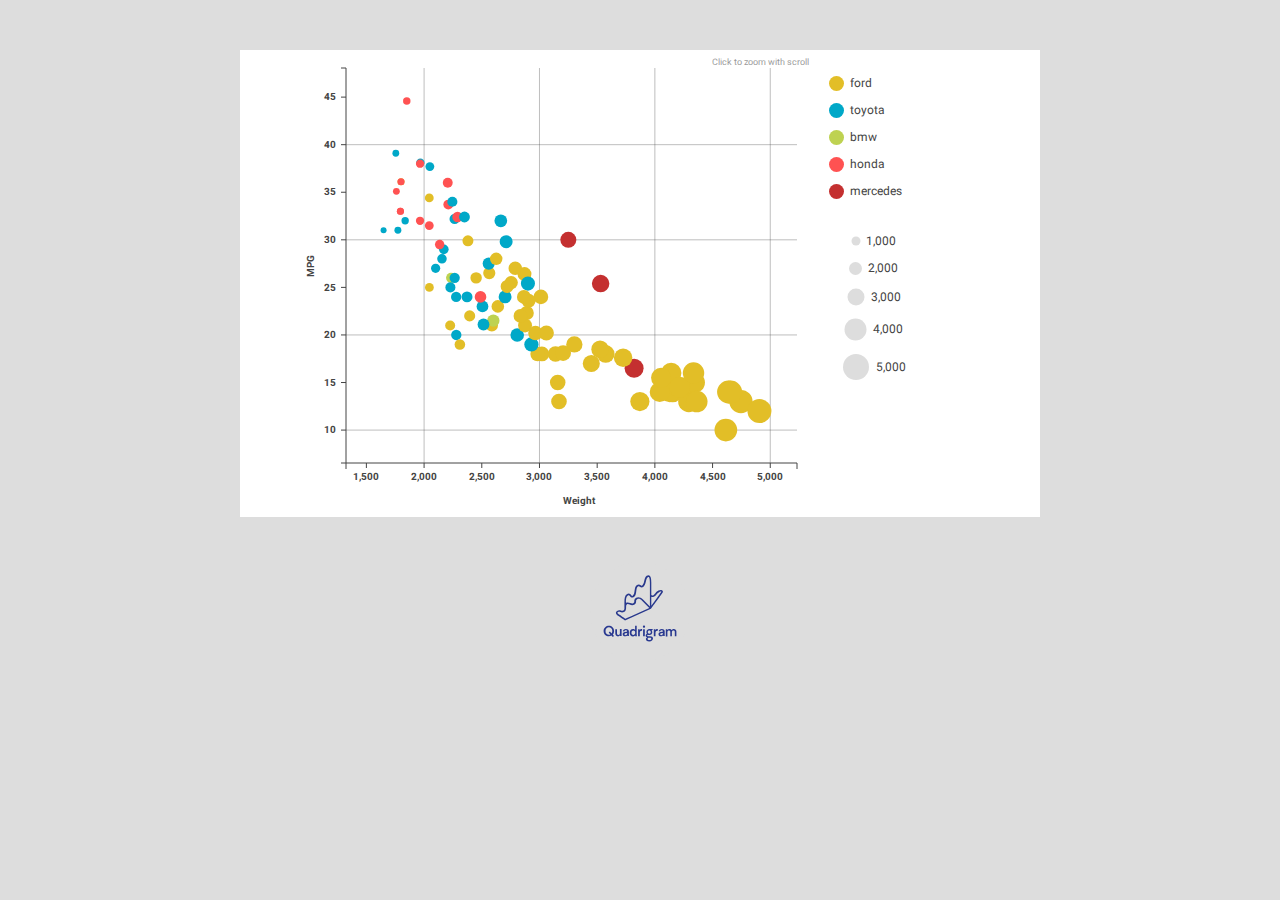
<file: quadrigram/index.html>
<!doctype html>
<!--[if lt IE 7]>      <html class="no-js lt-ie9 lt-ie8 lt-ie7"> <![endif]-->
<!--[if IE 7]>         <html class="no-js lt-ie9 lt-ie8"> <![endif]-->
<!--[if IE 8]>         <html class="no-js lt-ie9"> <![endif]-->
<!--[if gt IE 8]><!--> <html class="no-js"> <!--<![endif]-->
    <head>
        <meta charset="utf-8">
        <meta http-equiv="X-UA-Compatible" content="IE=edge">
        <meta http-equiv="cache-control" content="no-cache">
        <meta http-equiv="expires" content="0">
        <meta http-equiv="pragma" content="no-cache">
        <title>Quadrigram</title>
        <meta name="description" content="">

        <meta name="viewport" content="width=device-width, initial-scale=1">

        <link rel="shortcut icon" type="image/png" href="images/favicon/icons_favicon_16px.png">
        <link href="images/favicon/icons_favicon_32px.png" rel="apple-touch-icon" sizes="32x32">
        <link href="images/favicon/icons_favicon_48px.png" rel="apple-touch-icon" sizes="48x48">
        <link href="http://fonts.googleapis.com/css?family=Roboto:400,700,100" rel="stylesheet" type="text/css">

        <link rel="stylesheet" href="styles/6551a82b.main.css">
        <link rel="stylesheet" href="styles/8292f5f1.mainStylus.css">

        <link rel="stylesheet" href="scripts/managers/fonts2.css">

    </head>
    <body>


        <!--[if lt IE 10]>
            <p class="browsehappy">You are using an <strong>outdated</strong> browser. Please <a href="http://browsehappy.com/">upgrade your browser</a> to improve your experience.</p>
        <![endif]-->


        <div id="header-container" class="hidden"></div>
        <div id="content">
            <!-- <div id="ui-container"></div> -->
            <div class="back-container">
              <div class="top-container">
                <div class="top-menu-container"></div>

              </div>
            </div>
            <div class="mid-container">
              <div class="left-menu-container"></div>
              <div class="project-super-container">
                <div class="project-container"></div>
              </div>
            </div>


            <div class="front-container">
              <div class="viz-inspector-container"></div>
              <div class="help-popup-container"></div>
            </div>
            <div id="loader-container">
            </div>
            <div id="pre-loader-container">
                <div class="loader">
                  <img class="loader-animation" src="images/loader.gif">
                  <div class="loader-message under-gif">Loading Quadrigram...</div>
                </div>
            </div>
            <!-- HABrIA QUE QUITAR LOS ids, excepto para el pre-loader-conatiner (tambien en la template de loader-container)-->

        </div>

        <script src="scripts/2f763b00.vendor.js"></script>

        <script src="scripts/34cea11a.main.js"></script>
        <div id="device-detector">
        </div>
</body>
</html>
</file>
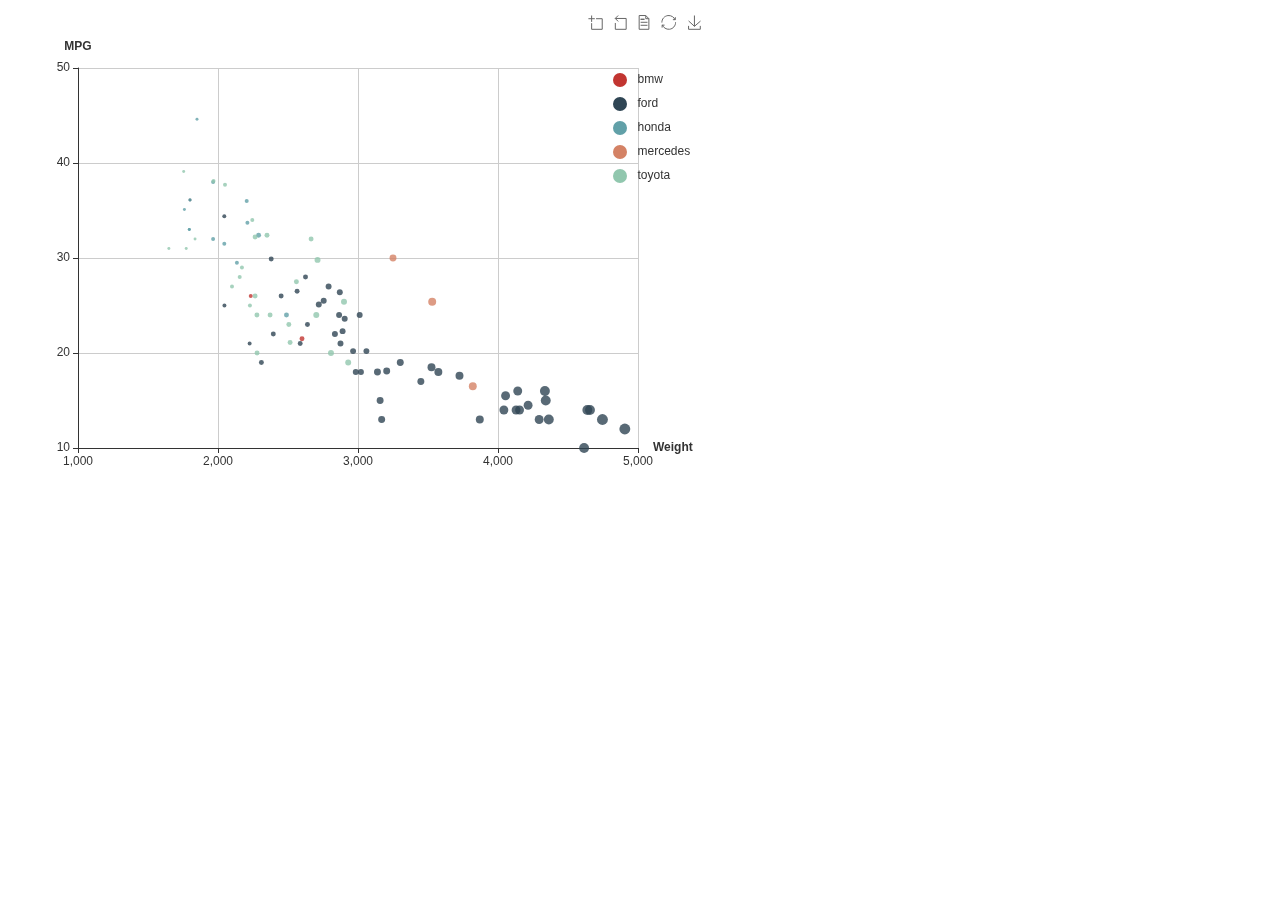
<file: echarts/echarts.html>
<!DOCTYPE html>
<html>
<head>
    <meta charset="utf-8">
    <title>ECharts</title>
    <!-- 引入 echarts.js -->
    <script src="echarts.min.js"></script>
</head>
<body>
    <!-- 为ECharts准备一个具备大小（宽高）的Dom -->
    <div id="main" style="width: 700px;height:500px;"></div>
    <script type="text/javascript">
        // 基于准备好的dom，初始化echarts实例
var myChart = echarts.init(document.getElementById('main'));

var option = {
    tooltip: {
        trigger: "axis",
        showDelay: 0,
        axisPointer: {
            type: "cross",
            lineStyle: {
                type: "dashed",
                width: 1
            }
        }
    },
    legend: {
        data: ["bmw", "ford", "honda", "mercedes", "toyota"],
        selectedMode: "multiple",
        x: "600",
        y: "60",
        orient: "vertical"
    },
    toolbox: {
        feature: {
            mark: {
                show: true
            },
            dataZoom: {
                show: true
            },
            dataView: {
                show: true,
                readOnly: true
            },
            restore: {
                show: true
            },
            saveAsImage: {
                show: true
            }
        }
    },
    xAxis: [
        {
            type: "value",
            power: 1,
            splitNumber: 4,
            name: "Weight",
            nameTextStyle: {
                fontWeight: "bold"
            },
            scale: true
        }
    ],
    yAxis: [
        {
            type: "value",
            power: 1,
            splitNumber: 5,
            min: 10,
            max: 50,
            scale: true,
            name: "MPG",
            nameTextStyle: {
                fontWeight: "bold"
            }
        }
    ],
    series: [
        {
            name: "bmw",
            type: "scatter",
            symbol: "circle",
            data: [[2234, 26, 2234], [2600, 21.5, 2600]],
            symbolSize: function anonymous(value
               /**/) {
               var radius = (value[2] - 1649) * 8 / 3257 + 3;
               return Math.max(Math.round(radius), 1) || 1;
           }
        },
        {
            name: "ford",
            type: "scatter",
            symbol: "circle",
            data: [[3449, 17, 3449], [4341, 15, 4341], [2587, 21, 2587], [4615, 10, 4615], [2046, 25, 2046], [3302, 19, 3302], [4154, 14, 4154], [4746, 13, 4746], [3139, 18, 3139], [2226, 21, 2226], [4129, 14, 4129], [4294, 13, 4294], [2395, 22, 2395], [4042, 14, 4042], [4363, 13, 4363], [3021, 18, 3021], [4906, 12, 4906], [2310, 19, 2310], [2875, 21, 2875], [2451, 26, 2451], [4141, 16, 4141], [4638, 14, 4638], [3158, 15, 3158], [4657, 14, 4657], [3169, 13, 3169], [2639, 23, 2639], [2984, 18, 2984], [4215, 14.5, 4215], [3012, 24, 3012], [3574, 18, 3574], [2565, 26.5, 2565], [3870, 13, 3870], [3525, 18.5, 3525], [4335, 16, 4335], [2755, 25.5, 2755], [1800, 36.1, 1800], [2965, 20.2, 2965], [2720, 25.1, 2720], [3205, 18.1, 3205], [2890, 22.3, 2890], [3725, 17.6, 3725], [4054, 15.5, 4054], [2870, 26.4, 2870], [2905, 23.6, 2905], [2045, 34.4, 2045], [2380, 29.9, 2380], [3060, 20.2, 3060], [2865, 24, 2865], [2835, 22, 2835], [2790, 27, 2790], [2625, 28, 2625]],
            symbolSize: function anonymous(value
               /**/) {
               var radius = (value[2] - 1649) * 8 / 3257 + 3;
               return Math.max(Math.round(radius), 1) || 1;
           }
        },
        {
            type: "scatter",
            symbol: "circle",
            name: "honda",
            data: [[2489, 24, 2489], [1795, 33, 1795], [1795, 33, 1795], [2045, 31.5, 2045], [1800, 36.1, 1800], [2135, 29.5, 2135], [1850, 44.6, 1850], [2290, 32.4, 2290], [1760, 35.1, 1760], [2210, 33.7, 2210], [2205, 36, 2205], [1965, 38, 1965], [1965, 32, 1965]],
            symbolSize: function anonymous(value
               /**/) {
               var radius = (value[2] - 1649) * 8 / 3257 + 3;
               return Math.max(Math.round(radius), 1) || 1;
           }
        },
        {
            type: "scatter",
            symbol: "circle",
            name: "mercedes",
            data: [[3820, 16.5, 3820], [3530, 25.4, 3530], [3250, 30, 3250]],
            symbolSize: function anonymous(value
               /**/) {
               var radius = (value[2] - 1649) * 8 / 3257 + 3;
               return Math.max(Math.round(radius), 1) || 1;
           }
        },
        {
            type: "scatter",
            symbol: "circle",
            name: "toyota",
            data: [[2372, 24, 2372], [2228, 25, 2228], [1773, 31, 1773], [2278, 24, 2278], [2506, 23, 2506], [2100, 27, 2100], [2279, 20, 2279], [2807, 20, 2807], [1836, 32, 1836], [1649, 31, 1649], [2171, 29, 2171], [2702, 24, 2702], [2155, 28, 2155], [2930, 19, 2930], [2265, 26, 2265], [2560, 27.5, 2560], [2515, 21.1, 2515], [1968, 38.1, 1968], [2711, 29.8, 2711], [2265, 32.2, 2265], [1755, 39.1, 1755], [2050, 37.7, 2050], [2350, 32.4, 2350], [2900, 25.4, 2900], [2245, 34, 2245], [2665, 32, 2665]],
            symbolSize: function anonymous(value
               /**/) {
               var radius = (value[2] - 1649) * 8 / 3257 + 3;
               return Math.max(Math.round(radius), 1) || 1;
           }
        }
    ]
};
myChart.setOption(option);
    </script> 
</body>

</html>
</file>
<file: quadrigram/styles/8292f5f1.mainStylus.css>
body{font-family:Roboto,sans-serif;-webkit-font-smoothing:antialiased;-moz-osx-font-smoothing:grayscale}.smooth-view{-webkit-transition:opacity .3s;-moz-transition:opacity .3s;-o-transition:opacity .3s;-ms-transition:opacity .3s;transition:opacity .3s}.general-selector{-webkit-appearance:none;border:1px;border-color:#a6a6a6;border-style:solid;border-radius:0;-webkit-border-radius:0;background:#fff url("../images/icons/double-arrow.svg") no-repeat 98% 50%;width:100px;height:22px;font-size:12px;line-height:12px;padding-left:6px;font-weight:500}.input-contextual-element .property h5,.input-contextual-element .property-title{background:#ddd url("../images/icons/arrow.svg") no-repeat 5px 9px;color:#424242;margin:0;font-size:11px;padding:6px 5px 4px 15px;border-top:solid 1px #ccc;font-weight:normal;clear:both}.input-contextual-element .property h5.selected:hover,.input-contextual-element .property-title.selected:hover{background:#ddd url("../images/icons/arrow-right.svg") no-repeat 5px 9px;color:#424242}.input-contextual-element .property h5:hover,.input-contextual-element .property-title:hover{background:#ddd url("../images/icons/arrow.svg") no-repeat 5px 9px;color:#424242}.input-contextual-element .property h5.selected,.input-contextual-element .property-title.selected{color:#616161;background:#ededed url("../images/icons/arrow-right.svg") no-repeat 6px 9px}.data-block{color:#000;font-size:11px;width:100%;height:100%;line-height:16px;cursor:pointer;position:relative;-webkit-transition:box-shadow .2s;transition:box-shadow .2s;}.data-block .data-block-processing{opacity:1;width:100%;height:100%;overflow:hidden;border-radius:2em;}.data-block .data-block-processing.active{opacity:1}.data-block .data-block-processing .processing-bar{width:100%;height:100%;background:#0f0;opacity:1;margin-left:-100%}.data-block.formula-block .data-block-background{background:#ff5252;}.data-block.formula-block .data-block-background .processing-bar{background:#ffa8a8}.data-block.visualizer-block .data-block-background{background:#00c752;}.data-block.visualizer-block .data-block-background .processing-bar{background:#64ffa4}.data-block.internal-block .data-block-background{background:#3d5afe;}.data-block.internal-block .data-block-background .processing-bar{background:#9eacfe}.data-block.file-block .data-block-background{background:#ffab00;}.data-block.file-block .data-block-background .processing-bar{background:#ffd580}.data-block.url-block .data-block-background{background:#00c853;}.data-block.url-block .data-block-background .processing-bar{background:#64ffa4}.data-block.ui-draggable-dragging{border-radius:2em;text-align:center;box-shadow:0 0 20px rgba(0,0,0,0.5);color:#fff;background:#5b6abf;width:24px;height:24px;line-height:20px;font-size:14px;padding-top:0;}.data-block.ui-draggable-dragging.formula-block{background:#ff5252}.data-block.ui-draggable-dragging.visualizer-block{background:#00c752}.data-block.ui-draggable-dragging.internal-block{background:#3d5afe}.data-block.ui-draggable-dragging.file-block{background:#ffab00}.data-block.ui-draggable-dragging.url-block{background:#00c853}.data-block.changing .data-block-background{color:#0f0;background:#0f0 !important}.data-block-container > .data-block.reference.data-block-labelable.ui-draggable.ui-draggable-handle{width:100%;height:29px}.data-block-body{position:absolute;width:100%;height:100%}.data-block-item-container{border-bottom:solid 1px #eee;width:100%;height:100%}.data-block-body .data-block-background{border-radius:2em;text-align:center;background:#5b6abf;float:left;box-shadow:2px 2px 10px rgba(0,0,0,0.5);box-sizing:border-box;width:-moz-calc(100% - 6px);width:-webkit-calc(100% - 6px);width:calc(100% - 6px);height:-moz-calc(100% - 6px);height:-webkit-calc(100% - 6px);height:calc(100% - 6px);margin:3px;}.data-block-body .data-block-background.minimized{box-shadow:none;border-radius:8px;width:16px;height:16px;margin:6px;margin-top:7px}.data-block-body .data-block-name{position:absolute;width:100%;height:100%;}.data-block-body .data-block-name span{-webkit-transition:color .1s;transition:color .1s;margin-top:1px;position:absolute;overflow:hidden;text-overflow:ellipsis;white-space:nowrap;margin-left:0;color:#fff;left:50%;top:50%;transform:translate(-50%,-50%);-webkit-transform:translate(-50%,-50%);width:auto;max-width:80%;}.data-block-body .data-block-name span.minimized{color:#000 !important;width:100%;margin-left:14px;overflow:visible}.data-block-item-container > .data-block.formula-block > .data-block-body > .data-block-background.pill-background,.data-block-container > .data-block.formula-block > .data-block-body > .data-block-background.pill-background{background:#ff5252}.data-block-item-container > .data-block.visualizer-block > .data-block-body > .data-block-background.pill-background,.data-block-container > .data-block.visualizer-block > .data-block-body > .data-block-background.pill-background{background:#00c752}.data-block-item-container > .data-block.internal-block > .data-block-body > .data-block-background.pill-background,.data-block-container > .data-block.internal-block > .data-block-body > .data-block-background.pill-background{background:#3d5afe}.data-block-item-container > .data-block.file-block > .data-block-body > .data-block-background.pill-background,.data-block-container > .data-block.file-block > .data-block-body > .data-block-background.pill-background{background:#ffab00}.data-block-item-container > .data-block.url-block > .data-block-body > .data-block-background.pill-background,.data-block-container > .data-block.url-block > .data-block-body > .data-block-background.pill-background{background:#00c853}.empty .data-block-background{background:#fff !important}.empty.formula-block .data-block-background{border:solid 1px #ff5252}.empty.formula-block .data-block-name span{color:#000}.empty.visualizer-block .data-block-background{border:solid 1px #00c752}.empty.visualizer-block .data-block-name span{color:#000}.empty.internal-block .data-block-background{border:solid 1px #3d5afe}.empty.internal-block .data-block-name span{color:#000}.empty.file-block .data-block-background{border:solid 1px #ffab00}.empty.file-block .data-block-name span{color:#000}.empty.url-block .data-block-background{border:solid 1px #00c853}.empty.url-block .data-block-name span{color:#000}select.expression-part-selector{-webkit-appearance:none;border:1px;border-color:#a6a6a6;border-style:solid;border-radius:0;-webkit-border-radius:0;background:#fff url("../images/icons/double-arrow.svg") no-repeat 98% 50%;width:100px;height:22px;font-size:12px;line-height:12px;padding-left:6px;font-weight:500}.data-block-item-container > .data-block.formula-block > .data-block-body > .data-block-background,.data-block-container > .data-block.formula-block > .data-block-body > .data-block-background{background:#ff5252}.data-block-item-container > .data-block.visualizer-block > .data-block-body > .data-block-background,.data-block-container > .data-block.visualizer-block > .data-block-body > .data-block-background{background:#00c752}.data-block-item-container > .data-block.internal-block > .data-block-body > .data-block-background,.data-block-container > .data-block.internal-block > .data-block-body > .data-block-background{background:#3d5afe}.data-block-item-container > .data-block.file-block > .data-block-body > .data-block-background,.data-block-container > .data-block.file-block > .data-block-body > .data-block-background{background:#ffab00}.data-block-item-container > .data-block.url-block > .data-block-body > .data-block-background,.data-block-container > .data-block.url-block > .data-block-body > .data-block-background{background:#00c853}.data-block-container{padding-top:0}.data-block-labelable{display:inline-block;}.data-block-labelable .qm-input-element{border:none;outline:0 0 20px rgba(0,0,0,0.5);margin:auto;margin-top:2px;color:#000;padding:2px;width:90%;float:none;background:#fff;text-align:center;line-height:9px}.boolean-input .boolean-button.on .boolean-true-side{background-color:#3d5afe}.boolean-input .boolean-button .boolean-false-side{background-color:#3d5afe}.list-editor-toggle{width:20px;height:20px;position:absolute;right:5px;left:102px;top:7px;background-image:url("../images/icons/pill-edit-icon.png");background-size:20px 20px;position:absolute;}.list-editor-toggle:hover{background-image:url("../images/icons/pill-edit-icon-hover.png");cursor:pointer}.internal-block{width:100%;height:100%}.data-block-editable-table{width:80%}.data-drop-value{width:100%;height:100%}.slot-container{font-size:11px;position:relative;width:90%;height:35px;margin:0 auto}.drop-hover .slot-body{border:solid 1px #5b6abf}.slot-body{background:#fff;padding-left:0;border-radius:2em;box-shadow:inset 0 1px 7px rgba(0,0,0,0.3);width:100%;height:100%;}.slot-body select{border:none;width:95%;background:none;outline:none}.slot-body .input-component .qm-input-wrapper{width:100px;border-width:1px;border-style:solid;border-color:#bcbcbc;border-radius:16px;}.slot-body .input-component .qm-input-wrapper:hover{border-color:#05a4ec}.slot-body .input-component .qm-input-wrapper.no-table-toggler{width:100%}.slot-body .data-block-background{box-shadow:none}.slot-list-item{width:100%;height:60px}.function-btn{display:none;background:url("../images/sprite.png") no-repeat scroll 0% 0%/cover transparent;background-position:5px -783px;cursor:pointer;width:15px;height:15px;position:absolute;right:0;top:4px;}.function-btn.not-available{display:none}.slot-container .slot-body .qm-input-element{border:none;background:none;outline:none;position:relative;width:calc(100% - 15px);height:100%;font-size:12px;margin-left:10px}.wrong-data{background:#f00}.achievements-panel{position:absolute;width:250px;right:100px;background:#222;box-shadow:0 0 10px rgba(0,0,0,0.4);border-radius:4px;color:#fff;opacity:.9;font-size:12px;}.achievements-panel .achievements-unlocked-header{font-size:11px;font-weight:bold;background:#222;height:26px;padding:6px;border-radius:4px 4px 0 0;}.achievements-panel .achievements-unlocked-header .bell-icon{background:url("../images/integratedH/bell.svg") no-repeat center center;width:14px;height:14px;float:left}.achievements-panel .achievements-unlocked-header span{display:inline-block;margin-left:4px;color:#ffab00}.achievements-panel .achievements-unlocked-header .right-items{float:right;}.achievements-panel .achievements-unlocked-header .right-items .close{margin-top:-2px;width:18px;height:18px;background:rgba(0,0,0,0) url("../images/icons/close-circle-hover.png") no-repeat center center;background-size:contain;display:inline-block}.achievements-panel .achievements-unlocked-content{cursor:default}.achievements-panel .achievement-message{font-size:12px;padding:5px;margin-left:20px}.achievements-panel .status-icon{width:15px;height:18px;margin:3px 5px 0 5px;background:url("../images/integratedH/achievement-unlocked.png") no-repeat center center;background-size:contain;float:left}.achievements-panel .more-button{color:#ffab00;cursor:pointer;margin:3px;margin-left:27px;font-size:10px}.askus-dialog .instructions{width:100%;padding:20px;text-align:center;padding-bottom:5px}.askus-dialog .text-area-container{width:100%;height:180px;padding:40px;padding-top:10px;padding-bottom:10px;}.askus-dialog .text-area-container textarea{padding-left:5px;padding-right:5px;font-family:'Roboto',sans-serif;display:none;resize:none;width:100%;height:100%}.askus-dialog .feedback-button{float:right;font-size:11px;margin-right:40px;font-weight:bold;cursor:pointer;color:#ffab00}.ui-dialog .askus-dialog textarea{display:block}.block-inspector-container{clear:both;display:none;box-shadow:0 1px 2px rgba(0,0,0,0.5)}.new-block-button{width:100%;outline:none;margin:0;color:#3c5cff;cursor:pointer;font-size:14px;font-family:'Roboto',sans-serif;padding:8px;border-bottom:solid 1px #ddd;}.new-block-button:after{content:'+';font-size:16px;float:right}.hit-area{position:absolute;top:0;left:0;width:100%;height:32px;display:block;cursor:pointer}.data-block-button{float:right;margin-left:6px;}.data-block-button:hover{background:#999}.block-inspector-content{background:#606060;padding:0;font-size:12px;position:relative;z-index:100;height:48px;padding-top:3px;}.block-inspector-content .block-selector{width:140px;height:38px;padding:5px;padding-top:2px;padding-bottom:2px;margin-top:2px}.block-inspector-content .block-options{width:130px;float:left;margin-top:4px;position:relative;padding:4px;}.block-inspector-content .block-options .dropdown-menu{border-radius:0;width:280px;max-height:300px;margin:35px 0 0 97px;padding:0;}.block-inspector-content .block-options .dropdown-menu .list-item{margin:0;padding:5px 10px;overflow:hidden;border-bottom:solid 1px #ddd;}.block-inspector-content .block-options .dropdown-menu .list-item .data-block{float:left}.block-inspector-content .block-options .dropdown-menu .list-item:hover{background:#eee}.block-inspector-content .block-options .dropdown-menu .list-item.selected{background:#ddd}.block-inspector-content .block-options .dropdown-menu .list-item.selected .delete{pointer-events:none;opacity:0}.block-inspector-content .block-dropdown .slot-body{min-height:31px;float:left;margin:0 10px 0 0}.block-inspector-content .block-name{background:#fff;padding:6px 15px;border-radius:2em;border:none !important}.block-inspector-content .equal-char-block-container{font-size:24px;color:#fff;margin:0;margin-top:-3px;font-weight:100;box-shadow:none;padding-bottom:6px;padding-right:0;padding-left:0}.block-inspector-content .mega-slot-container{float:left;padding:0 15px 3px 15px;background:#fff;border-radius:18px;height:38px;margin:0 0 0 10px;border:solid 2px transparent;position:relative;overflow:hidden;padding-left:50px;margin-top:2px;}.block-inspector-content .mega-slot-container .function-mega-slot{line-height:29px;padding-left:8px;position:absolute;overflow:hidden;width:100%;display:table-row;table-layout:fixed;white-space:nowrap;cursor:auto;}.block-inspector-content .mega-slot-container .function-mega-slot .expression-collection{display:block}.block-inspector-content .mega-slot-container .function-mega-slot .expression-part{vertical-align:top;display:inline-block;}.block-inspector-content .mega-slot-container .function-mega-slot .operation-name{margin:3px 4px 0 0;display:block;padding-left:5px}.block-inspector-content .mega-slot-container .function-mega-slot .slot{margin:0 4px 0 4px}.block-inspector-content .mega-slot-container .function-mega-slot .operator-conector{margin:1px 4px 0 4px !important;font-size:12px;line-height:32px;float:left;font-weight:bold}.block-inspector-content .mega-slot-container .function-mega-slot .expression-part-selector{border-radius:3px}.block-inspector-content .mega-slot-container .function-mega-slot .slot-container{width:128px;height:32px;margin-top:1px}.block-inspector-item{float:left;margin:0}.selected-block{padding:0 10px;border-left:solid 1px #666}.part{float:left;margin:0 10px}.expression-collection.show-drag{cursor:e-resize}.expression-part-selector,.operator-selector{outline:none;margin-top:1px;font-weight:700;width:auto;border:none;background:none;border-radius:3px;margin:6px;}.expression-part-selector.hidden,.operator-selector.hidden{display:none}.equal-icon{background:url("../images/icons/equal.svg") no-repeat;width:19px;height:33px;margin-left:10px;padding-top:0;margin-top:7px}.operator-selector{margin:4px -80px 0 50px;z-index:1000;padding:6px 0 0 0;background:#fff;left:-22px;}.operator-selector .main-selector{border-radius:0;border:solid 1px #ddd;padding:0;margin:9px 0 0 5px;}.operator-selector .main-selector:before{content:'';width:0;height:0;border-left:5px solid transparent;border-right:5px solid transparent;border-bottom:10px solid #fff;position:absolute;top:-10px;left:9%}.operator-selector .main-selector li{text-align:left;font-weight:400;border-bottom:solid 1px #ddd;margin:0;padding:5px 10px 5px 30px;border-bottom:solid 1px #ddd;font-size:12px;color:#666;}.operator-selector .main-selector li:last-child{border:none}.operator-selector .main-selector li:hover{background:#f0f0f0;cursor:pointer}.operator-selector .main-selector .button-Identity{background:url("../images/formula_bar/icons_formula_set-value_normal.svg") no-repeat 5px;background-size:16px;}.operator-selector .main-selector .button-Identity:hover{background:#f0f0f0 url("../images/formula_bar/icons_formula_set-value_over.svg") no-repeat 5px;background-size:16px}.operator-selector .main-selector .button-Filter{background:url("../images/formula_bar/icons_formula_filter_normal.svg") no-repeat 5px;background-size:16px;}.operator-selector .main-selector .button-Filter:hover{background:#f0f0f0 url("../images/formula_bar/icons_formula_filter_over.svg") no-repeat 5px;background-size:16px}.operator-selector .main-selector .button-Transpose{background:url("../images/formula_bar/icons_formula_traspose_normal.svg") no-repeat 5px;background-size:16px;}.operator-selector .main-selector .button-Transpose:hover{background:#f0f0f0 url("../images/formula_bar/icons_formula_traspose_over.svg") no-repeat 5px;background-size:16px}.operator-selector .main-selector .button-Join{background:url("../images/formula_bar/icons_formula_join-normal.svg") no-repeat 5px;background-size:16px;}.operator-selector .main-selector .button-Join:hover{background:#f0f0f0 url("../images/formula_bar/icons_formula_join-over.svg") no-repeat 5px;background-size:16px}.operator-selector .main-selector .button-GetNames{background:url("../images/formula_bar/icons_formula_get-names_normal.svg") no-repeat 5px;background-size:16px;}.operator-selector .main-selector .button-GetNames:hover{background:#f0f0f0 url("../images/formula_bar/icons_formula_get-names_over.svg") no-repeat 5px;background-size:16px}.operator-selector .main-selector .button-Aggregate{background:url("../images/formula_bar/icons_formula_aggregate_normal.svg") no-repeat 5px;background-size:16px;}.operator-selector .main-selector .button-Aggregate:hover{background:#f0f0f0 url("../images/formula_bar/icons_formula_aggregate_over.svg") no-repeat 5px;background-size:16px}.operator-selector .main-selector .button-Group{background:url("../images/formula_bar/icons_formula_group-normal.svg") no-repeat 5px;background-size:16px;}.operator-selector .main-selector .button-Group:hover{background:#f0f0f0 url("../images/formula_bar/icons_formula_group-over.svg") no-repeat 5px;background-size:16px}.operator-selector .main-selector .button-Summarize2{background:url("../images/formula_bar/icons_formula_summarize-normal.svg") no-repeat 5px;background-size:16px;}.operator-selector .main-selector .button-Summarize2:hover{background:#f0f0f0 url("../images/formula_bar/icons_formula_summarize-over.svg") no-repeat 5px;background-size:16px}.operator-selector .main-selector .button-PivotTable{background:url("../images/formula_bar/icons_formula_pivottable-normal.svg") no-repeat 5px;background-size:16px;}.operator-selector .main-selector .button-PivotTable:hover{background:#f0f0f0 url("../images/formula_bar/icons_formula_pivottable-over.svg") no-repeat 5px;background-size:16px}.operator-selector .main-selector .button-Sort{background:url("../images/formula_bar/icons_formula_sort_normal.svg") no-repeat 5px;background-size:16px;}.operator-selector .main-selector .button-Sort:hover{background:#f0f0f0 url("../images/formula_bar/icons_formula_sort_over.svg") no-repeat 5px;background-size:16px}.operator-selector .main-selector .button-GoToPage{background:url("../images/formula_bar/icons_formula_gotopage-normal.svg") no-repeat 5px;background-size:16px;}.operator-selector .main-selector .button-GoToPage:hover{background:#f0f0f0 url("../images/formula_bar/icons_formula_gotopage-over.svg") no-repeat 5px;background-size:16px}.operator-selector .main-selector .button-GoToViz{background:url("../images/formula_bar/icons_formula_gotoviz-normal.svg") no-repeat 5px;background-size:16px;}.operator-selector .main-selector .button-GoToViz:hover{background:#f0f0f0 url("../images/formula_bar/icons_formula_gotoviz-over.svg") no-repeat 5px;background-size:16px}.operator-selector-button{width:30px;height:20px;background:url("../images/icons/sigma.svg") no-repeat;background-size:16px;background-position:0 1px;display:block;cursor:pointer;position:relative;}.operator-selector-button:hover{opacity:1}.block-options-button .caret{float:right;border-top-color:#ddd;margin:12px 4px 0 0}.operator-selector-button .caret{float:right;border-top-color:#666;margin:8px 0 0 0;opacity:1}.operator-selector-button .data-block-function-view{display:inline-block}.operator-selector-button .expression-container:hover{cursor:move}.view-more{display:block;width:30px;background:#cfcfcf;border-radius:0 10em 10em 0;height:33px;position:absolute;right:0;top:0;box-shadow:0 0 10px 0 rgba(0,0,0,0.2);}.view-more .scroll-left{display:block;width:8px;height:15px;background:url("../images/arrow-right.svg") no-repeat;float:left;margin:10px 0 0 10px}.view-more .view-more-button{display:block;width:20px;height:10px;background:url("../images/viewmore.svg") no-repeat;float:left;margin:9px 0 0 5px}.operation-name{font-weight:700}.editable-container{float:left;display:block;margin-top:2px;}.editable-container .editable-submit,.editable-container .editable-cancel{border:none;background:#ddd;padding:2px 10px}.add-more{outline:none;background:url("../images/addMore.svg") no-repeat;margin-left:10px;margin-top:8px;opacity:.6;cursor:pointer;width:20px;height:20px;background-size:17px 17px;}.add-more:hover{opacity:1}.add-more.remove-state{background:url("../images/removeMore.svg") no-repeat;background-size:17px 17px}.editable-container .editable-buttons{display:none}.scroller{height:40px}.scroll-left{display:none;cursor:pointer;left:0;box-shadow:2px 2px 3px rgba(0,0,0,0.1);width:30px;position:absolute;z-index:100;background:#fff;padding:3px;}.scroll-left .format-arrow-left{background:url("../images/icons/icon_arrow_format_back.png") no-repeat center center;width:20px;height:20px;background-size:20px 20px;background-position:0 4px}.scroll-right{cursor:pointer;display:none;width:32px;position:absolute;background:#fff;top:0;display:none;z-index:900;padding:5px 5px;top:-2px;box-shadow:-2px 2px 3px rgba(0,0,0,0.1);}.scroll-right .format-arrow-right{background:url("../images/icons/icon_arrow_format_forward.png") no-repeat center center;width:20px;height:20px;background-size:20px 20px;background-position:0 4px}.handsontable th .relative{padding-top:10px;padding-bottom:10px}.htBorders{display:none !important;}.htBorders .aggregator{width:100%}.preview-container{height:100%;width:100%;margin-bottom:20px;}.preview-container .block-name-preview{font-size:14px;padding:10px}.table-view{height:100%;width:100%;display:flex;display:-webkit-flex;display:-ms-flex;flex-direction:column;-webkit-flex-direction:column;-ms-flex-direction:column}.table-container{height:100%;width:100%}.hot-container{position:relative;background:#f9f9f9;border-top:solid 1px #ddd;border-bottom:solid 1px #ddd;flex:1;-ms-flex:1;-webkit-flex:1}#hot-style-container{position:absolute}.progress-message{position:absolute;width:100%;text-align:center}.handsontable .relative{font-size:12px;text-overflow:ellipsis;display:-webkit-box;-webkit-line-clamp:2;-webkit-box-orient:vertical;white-space:normal;overflow:hidden}.handsontable .colHeader{line-height:15px}.handsontable table{box-shadow:1px 1px 3px rgba(0,0,0,0.4) !important;}.handsontable table th,.handsontable table td{vertical-align:middle !important;text-align:center;font-size:12px;white-space:nowrap;overflow:hidden;text-overflow:ellipsis;max-width:135px}.handsontable table td .relative,.handsontable table .hot-builder-header:first-child .relative{overflow:hidden;padding:10px 10px 0 10px;display:initial;}.hot-builder-header .ui-selectmenu-text{font-size:10px}.table-view .ui-selectmenu-button{background:none}.handsontable tr:first-child th,.handsontable tr:first-child td{background:#fff;}.handsontable tr:first-child th select,.handsontable tr:first-child td select{background:#fff url("../images/icons/double-arrow.svg") no-repeat 98% 50%;font-size:10px;width:80%;border-radius:0;-webkit-appearance:none;-moz-appearance:none;appearance:none;padding:0 5px;background-size:8px;color:#0c46a0;border:solid 1px #dfdfdf}.table-preview-corner-aggregation{width:80%;margin:auto;line-height:12px;font-size:9px;color:#aaa;white-space:normal}.table-preview-date-warning{width:80%;margin:auto;line-height:12px;font-size:9px;color:#ff5252;white-space:normal}.ht_clone_left td{border:none !important;height:41px !important}.ht_clone_left th,.handsontable th:last-child{border-right:none !important}.big-header{height:75px !important}.small-header{height:45px !important}.manualColumnResizer{margin-left:3px}.not-is-builder .manualColumnResizer{height:47px !important}.is-builder .manualColumnResizer{height:77px !important}.single-value-table{font-size:24px;text-align:center;padding:120px 0;background:#fff;border-top:solid 1px #ddd;-moz-user-select:text;-khtml-user-select:text;-webkit-user-select:text;-o-user-select:text}.checkbox-container{padding:10px;overflow:hidden;border-top:solid 1px #ddd;}.checkbox-container input{float:left;margin:0 5px 0 0 !important;width:17px !important;height:17px !important;border:solid 1px #3d5afe;-webkit-appearance:none;-moz-appearance:none;appearance:none;}.checkbox-container input:checked{background:#3d5afe url("../images/icons/checked.png") no-repeat center center;background-size:10px;border:solid 1px #e0f4fd;outline:none}.checkbox-container span{font-size:12px;color:#747474;float:left}.white-header{width:100%;height:66px;position:absolute;background:#fff;border-bottom:1px solid #ccc;}.white-header.big-header{height:79px !important}.white-header.small-header{height:49px !important}.white-first{width:151px;height:100%;background:#fff;position:absolute;border-right:1px solid #ccc}.view-mode-toggle{float:left;position:absolute;top:25%;}.view-mode-toggle .dropdown-menu{min-width:120px;margin:0;padding:0;margin-left:-1px;border-radius:0}.selected-instance{cursor:pointer;margin-left:5px}.view-mode-item{cursor:pointer;margin:6px;}.view-mode-item:hover{background:#dedede}.dropdown-icon{float:left;margin-right:5px}.row-icon{background:url("../images/table_preview/preview-icons_list-normal.svg") no-repeat top center;width:20px;height:20px}.table-icon{background:url("../images/table_preview/preview-icons_table-normal.svg") no-repeat top center;width:20px;height:20px}.col-icon{background:url("../images/table_preview/preview-icons_row-normal.svg") no-repeat top center;width:20px;height:20px}.block-name{display:block;margin:30px 0 15px 10px;width:50%}.table-viewer{width:90%;margin:0 auto;border:none}.one-value-warning{text-align:center;width:100%;padding-bottom:20px;font-size:12px;position:absolute;bottom:0}.warning-container{-webkit-transition:height .4s;-moz-transition:height .4s;-o-transition:height .4s;-ms-transition:height .4s;transition:height .4s;overflow:hidden;height:25px;}.warning-container .dismiss-btn{float:right;color:#3d5afe;border:solid 1px #3d5afe;opacity:.8;border-radius:4px;margin-top:6px;margin-right:10px;padding-left:4px;padding-right:4px;font-size:9px;cursor:pointer}.warning-container .warning-message{margin-left:10px;padding:4px;float:left;font-size:12px}.warning-container .warning-content{height:100%;}.warning-container .warning-content.yellow-warning{background:#fbfda0}.warning-container .warning-content.red-warning{background:#faa;cursor:pointer}.warning-container .warning-content .warning-message{padding:4px;float:left;font-size:12px}.learn-more-link{padding:4px;float:right;margin-right:5px;font-size:12px;color:#3d5afe;color:#00f !important;cursor:pointer}.builder-options-container{width:100%;border-top:solid 1px #ddd}.builder-options-item{display:block;width:100%;float:left;padding:2px 4px 2px 4px}.data-type-selector-container{background-color:#afa;}.data-type-selector-container .checkbox-input{margin:4px;margin-top:6px;float:left}.builder-options-inline{display:inline-block;float:left;margin-right:5px;vertical-align:middle;height:24px;}.builder-options-inline.text{font-size:12px;line-height:24px}.builder-options-inline.selector{font-size:10px}.ui-dialog-buttonset{border-top:none !important}.tabs-list{margin-left:10px}.sheet-tab{cursor:pointer;font-size:12px;float:left;float:left;background:#eee;border:solid 1px #ccc;padding:0 20px;margin-left:-5px;border-bottom-left-radius:4px;border-bottom-right-radius:4px;position:relative;z-index:0;}.sheet-tab.selected{background:#3d5afe;font-weight:bold;color:#fff;border-top-color:#3d5afe;z-index:2}.data-type-selector{background:#fff}.ui-dialog-titlebar .ui-dialog-title.clickable{cursor:pointer !important}.ui-dialog-titlebar .dialog-icon{cursor:pointer;}.ui-dialog-titlebar .dialog-icon.google-icon{background:url("../images/google-drive.png") no-repeat;background-position:center}.ui-dialog-titlebar .refresh-btn{background:url("../images/icons/reload.png") no-repeat 98% 50%;background-size:20px;width:20px;height:20px;float:right;margin:3px;margin-left:6px;opacity:.3;cursor:pointer;}.ui-dialog-titlebar .refresh-btn:hover{opacity:.7}.ui-dialog-titlebar .block-summary{font-size:10px;white-space:nowrap}.boolean-input .boolean-button{border-radius:10em;overflow:hidden;margin:2px;height:calc(100% - 4px);width:calc(100% - 4px);}.color-input li{width:20px;height:20px;display:inline-block}.color-input .input-ul-element{position:absolute;display:block;z-index:1}.slot-body .color-input .color-preview{top:2px;border-radius:0;margin-left:8px}.ui-colorpicker-map-layer-1,.ui-colorpicker-map-layer-2{background:url("../images/map.png") no-repeat}#create-barchart{background-image:url("../images/barchart-icon.png")}#create-imageviewer{background-image:url("../images/picture-icon.png")}#create-textlabel{background-image:url("../images/text-icon.png")}#create-colorviewer{background-image:url("../images/color-icon.png")}.library-item{padding:20px;margin:20px;cursor:pointer;background-size:cover;width:12px;height:12px}.data-manager-content{position:relative !important;background-color:#fff;height:128px;}.data-manager-content h3{font-size:14px !important;margin:6px 0 6px 5px !important;padding:0 !important}h5.name{font-size:11px;color:#606060}.data-manager-icon{position:absolute;top:-25px;left:0}.colContainer{display:none;height:120px}.col.one{width:390px;position:absolute;top:0;left:0}.col.two{margin-left:390px}.col{border-right:solid 1px #ccc;box-sizing:border-box;height:100%;box-shadow:inset 0 10px 10px -10px rgba(0,0,0,0.3)}.ui-widget-content .google-drive-link{float:right;border:none;cursor:pointer;font-size:12px;color:#3d5afe !important;padding:10px}.col .col-body{height:104px}.col.two .col-body,.col.three .col-body{height:138px;padding-bottom:30px}.dataManager-content table,.block-inspector-content table{width:100%;font-size:11px}.dataManager-content table th,.block-inspector-content table th{padding:3px;font-size:13px}.dataManager-content table td,.block-inspector-content table td{padding:3px;border-top:solid 1px #ddd;border-bottom:solid 1px #ddd;border-collapse:collapse}.dataManager-content h3,.block-inspector-content h3{margin:8px;font-size:12px;font-weight:700}#file-manager h3{background-color:#fdb913}#block-container h3{background-color:#88f2ff}.picker-button{margin:10px}.group-container{display:block;height:70px}.data-container-menu{overflow:hidden;width:140px;float:left !important;display:block !important;box-shadow:3px 0 3px 0 rgba(0,0,0,0.2);z-index:20;height:100%;}.data-container-menu .btn{border-radius:0 !important;font-size:11px !important;font-weight:700 !important;border-top:none !important;float:none !important;display:block !important;width:110%;height:32.2px;color:#666;text-align:left;background:#fff;}.data-container-menu .btn:hover{background:#eee}.data-container-menu .btn.selected{background:#ddd}.data-container-menu .btn:first-child{box-shadow:inset 0 10px 10px -10px rgba(0,0,0,0.3);width:100%}.data-container-menu .menu-item-icon{padding-left:40%}.data-container-menu .files .menu-item-icon{background:url("../images/data_panel/icons_data_file_normal.svg") no-repeat 20% 50%;background-size:20px}.data-container-menu .urls .menu-item-icon{background:url("../images/data_panel/icons_data_url_disable.svg") no-repeat 20% 50%;background-size:20px;padding-top:1px}.data-container-menu .formulas .menu-item-icon{background:url("../images/data_panel/icons_data_formula_normal.svg") no-repeat 20% 50%;background-size:20px}.data-container-menu .outputs .menu-item-icon{background:url("../images/data_panel/icons_data_output_normal.svg") no-repeat 20% 50%;background-size:20px}.col.one .list-item >*{opacity:.6}.col.one .list-item.selected{opacity:1;}.col.one .list-item.selected >*{opacity:1}.col.one .list-item.editing{opacity:1;}.col.one .list-item.editing >*{opacity:1}.block-group-list-container{height:100%;}.block-group-list-container .block-group-list{height:100%;overflow:auto}.block-group-list-container .add-group-button-area{padding-top:6px;padding-bottom:6px;border-bottom:solid 1px #eee;margin-bottom:-1px;}.block-group-list-container .add-group-button-area .add-group-button{padding:0;width:140px;height:18px;}.block-group-list-container .add-group-button-area .add-group-button .button-text{font-size:10px;padding-top:2px;}.block-group-list-container .add-group-button-area .add-group-button .button-text:hover{color:#fff}.block-group-list-container .list-item{border-bottom:solid 1px #eee}.block-group-list-container .collection-element-container{min-height:98px}.btn.data-container-menu-item{border:none;outline:none;}.btn.data-container-menu-item:hover{outline:none}.data-container-menu-item{font-family:'Roboto',sans-serif;font-size:.7em;display:block;padding:8px 0;cursor:pointer;float:left;width:25%;box-sizing:border-box;text-align:center;border:none;border-right:solid 1px #ddd;font-weight:700;background:#f2f2f2;color:#666;outline:none}.data-container-menu-item.selected{background-color:#ddd}.add-group-button,.add-block-button{display:block;width:100%;outline:none;margin:0;color:#3c5cff;cursor:pointer;font-size:12px;font-family:'Roboto',sans-serif;border-bottom:solid 1px #ddd;padding:8px;}.add-group-button:hover,.add-block-button:hover{text-decoration:none;background:#f0f0f0;box-shadow:inset 0 7px 9px -7px rgba(0,0,0,0.4)}.col.two .add-group-button,.col.two .add-block-button{width:100%}.group-title{display:none}.list-item .data-block-container{padding-left:5px;height:30px;border-bottom:solid 1px #ddd;}.list-item .data-block-container:hover{background:#eee}.list-item .data-block-item-container{border-bottom:solid 1px #ddd;}.list-item .data-block-item-container:hover{background:#eee}.cols .data-block-item-container{width:100%;margin:0;box-sizing:border-box;padding:5px;padding-top:2px;height:30px;}.cols .data-block-item-container data-block-item-container,.cols .data-block-item-container:hover{background:#eee}.rows .rows-row:hover{background:none !important}.rows .data-block-item-container{width:100%;margin:0;box-sizing:border-box;padding:5px;padding-top:2px;height:30px;}.rows .data-block-item-container:hover{background:#eee}.current-project{background-color:rgba(0,149,135,0.1);pointer-events:none;}.current-project .block-group-label{font-size:11px;font-weight:bold}.current-project .delete{display:none}.block-group-container{height:100%;}.block-group-container .block-group-content{height:100%;}.block-group-container .block-group-content .block-list{width:100%;height:auto;overflow:auto;}.block-group-container .block-group-content .block-list .data-block-body{width:120px}.block-group-container .block-group-content .block-list.has-special-blocks{box-sizing:border-box;clear:none;}.block-group-container .block-group-content .block-list.has-special-blocks .data-block-body{margin:5px}.block-group-container .block-group-content .block-group-column{overflow:hidden;width:25%;float:left;box-sizing:border-box;border-right:solid 1px #ddd;height:100%;}.block-group-container .block-group-content .block-group-column .block-stack{height:100%}.block-group-container .block-group-content .block-group-column.rows{width:25%}.block-group-container .block-group-content .flex-column{display:flex;display:-webkit-flex;display:-ms-flex;flex-direction:column;-webkit-flex-direction:column;-ms-flex-direction:column;}.block-group-container .block-group-content .flex-column .column-title{overflow:hidden;text-overflow:ellipsis;min-height:30px;padding:0 0 0 8px;border-bottom:solid 1px #eee}.block-group-container .block-group-content .flex-column .title.name{color:#414141;font-size:12px;line-height:32px;text-transform:uppercase}.block-group-container .block-group-content .flex-column .collection-element-container{overflow:hidden;min-height:30px}.block-group-container .block-group-content .flex-column .data-block-item-container:hover{background-color:#eee}.block-group-container .block-group-content .list-item{width:100%;padding:0}.block-group-container .block-group-content .block-group-message{text-align:center;height:100%;position:relative;top:40%}.block-group-container .hidden{display:none}.property-container .deactivated-message .slot-label{color:#444;opacity:.5}.property-container .deactivated-message .slot-body{background:#eee;box-shadow:inset 0 1px 3px rgba(0,0,0,0.2);border:solid 1px rgba(0,0,0,0.3);}.property-container .deactivated-message .slot-body .slot-content{opacity:.5;font-size:12px;color:#444;margin-left:12px;top:50%;transform:translate(0,-50%);position:relative;}.property-container .deactivated-message .slot-body .slot-content .scale-container{width:90%;height:12px}.property-container .deactivated-message .slot-body .slot-content .color-container{margin-top:5px;width:15px;height:15px;display:inline-block;border:1px solid #bdbdbd;line-height:normal}.property-container .deactivated-message .slot-body .slot-content .color-label{position:absolute;top:4px;left:25px}.delete-dialog{width:80%;margin:15px auto;}.delete-dialog input{width:100%;outline:none}#device-detector{position:absolute;top:0;left:30px;height:0;width:1px;color:#f00;font-size:7pt}@media only screen and (max-device-width:1024px){#device-detector{width:2px}}@media only screen and (max-device-width:560px){#device-detector{width:3px}}.disclaimer-device-view-container{position:absolute;top:0;bottom:0;z-index:10000;left:0;right:0;background-color:#fff}.disclaimer-device-view-content{min-width:200px;width:50%;height:50%;margin:auto;font-size:16px;text-align:center;position:absolute;top:0;bottom:0;left:0;right:0}.disclaimer-device-view-logo{background-image:url("http://www.quadrigram.com/images/logo.svg");margin:auto;width:167px;height:37px;background-size:cover;margin-bottom:15px}.disclaimer-gallery-link{color:#293990;cursor:pointer;font-weight:bold}.ui-dialog .title-container{display:inline-block}.ui-dialog-titlebar .dialog-icon{margin:3px;}.ui-dialog-titlebar .dialog-icon.no-icon{width:0}.ui-dialog-titlebar .dialog-icon.any-icon{background-position:center;background-repeat:no-repeat;background-size:85%}.export-description{text-align:center;margin:20px;padding:10px 0}.export-options-container{text-align:center;overflow:hidden;border-top:solid 1px #eee;}.export-options-container .export-option{width:33.333%;float:left;cursor:pointer;padding:30px 2%;background:#fafafa;box-sizing:border-box;min-height:250px;border-right:solid 1px #eee;}.export-options-container .export-option .option-icon{width:100px;height:100px;margin:auto;}.export-options-container .export-option .option-icon.web-option{background:url("../images/export/publish_gray.svg") no-repeat center 20px;background-size:85px}.export-options-container .export-option .option-icon.embed-option{background:url("../images/export/embed_gray.svg") no-repeat center 15px;background-size:65px}.export-options-container .export-option .option-icon.zip-option{background:url("../images/export/download_gray.svg") no-repeat center 15px;background-size:65px}.export-options-container .export-option .option-title{font-size:14px;font-weight:bold;margin:0 0 10px 0}.export-options-container .export-option .option-description{font-size:12px}.export-options-container .export-option:hover{background:#fff;}.export-options-container .export-option:hover .option-title{color:#3d5afe}.export-options-container .export-option:hover .web-option{background:url("../images/export/publish.svg") no-repeat center 20px;background-size:85px}.export-options-container .export-option:hover .embed-option{background:url("../images/export/embed.svg") no-repeat center 15px;background-size:65px}.export-options-container .export-option:hover .zip-option{background:url("../images/export/download.svg") no-repeat center 15px;background-size:65px}html.exported,body.exported{overflow:visible}.project-container.exported.mobile{position:absolute;width:100%;-webkit-clip-path:none !important;clip-path:none !important;}.project-container.exported.mobile .project-content{margin-top:0}.project-content.exported{width:auto;height:auto}#content.exported{width:auto;height:auto;}#content.exported .left-menu-container{display:none}.exported .viz-label-container{display:none}.exported .commands-container{display:none}.dialog .current-project{opacity:.4;}.dialog .current-project .btn{opacity:0}.source-selector{float:left;width:160px;height:300px;box-shadow:2px 0 4px rgba(0,0,0,0.3);position:relative;margin:0;}.source-selector .source{font-size:14px;font-weight:400;padding:5px 5px 5px 30px;cursor:pointer;background-size:15px;background-position-x:9px;background-position-y:7px;background-repeat:no-repeat;color:#333;opacity:.6;border-bottom:solid 1px #ddd;}.source-selector .source:hover{background-color:#f8f8f8}.source-selector .source.selected{background-color:#f0f0f0;opacity:1}.source-selector .google-drive-link{display:block;text-align:center;width:100%;color:#3fa9f5;font-size:12px;outline:none;position:absolute;bottom:0;left:0;}.source-selector .google-drive-link:hover{font-weight:bold}.retry-overlay{width:100%;height:100%;margin-top:200px;position:relative;z-index:0;}.retry-overlay .retry-overlay-message{display:block;text-align:center;color:#3d5afe;font-size:12px;outline:none;cursor:pointer;margin:auto;}.retry-overlay .retry-overlay-message:hover{font-weight:bold}.project-picker .list-container .file-list{height:calc(100% - 30px)}.list-container{height:300px;overflow:hidden;position:relative;}.list-container .file-list{position:absolute;left:0;width:100%;height:calc(100% - 61px);}.list-container .file-list.image-file-list{height:calc(100% - 30px)}.list-container .file-list-header{overflow:hidden;width:579px;margin:5px 0 5px 0;}.list-container .file-list-header .file-list-header-item{float:left;width:193px;background:none;padding:0;margin:0;text-align:center;font-size:15px;color:#747474}.list-container .items-container{border-top:solid 1px #ccc;overflow:auto;height:100%}.list-container .list-item{background:none;padding:15px 0 10px 0;border-bottom:solid 1px #ccc;overflow:hidden;}.list-container .list-item .item-created,.list-container .list-item .item-modified,.list-container .list-item .action-btn,.list-container .list-item .delete-btn,.list-container .list-item .item-label,.list-container .list-item .too-large-btn{float:left;display:block;width:193px;margin:0;font-size:13px;text-align:center}.list-container .list-item .icon{display:none}.list-container .list-item .action-btn{border:solid 1px #3d5afe;border-radius:3px;padding:5px;margin:-5px auto 0 70px;background:none;color:#3d5afe;font-size:11px;width:65px;}.list-container .list-item .action-btn:hover{background:#3d5afe;color:#fff;box-shadow:1px 1px 5px rgba(0,0,0,0.2)}.list-container .list-item .too-large-btn{border:solid 1px #444;border-radius:3px;padding:5px;margin:-5px auto 0 70px;background:none;color:#444;font-size:11px;width:65px;cursor:default}.list-container .list-item .delete-btn{display:none;text-indent:-9999px;outline:none;padding:0;width:15px;height:20px;background:url("../images/general/icons_generales_delete_normal.svg") no-repeat 50% 0;background-size:20px;margin:-3px auto 0 30px;}.list-container .list-item .delete-btn:hover{background:url("../images/general/icons_generales_delete_over.svg") no-repeat 50% 0;background-size:20px}.list-container .list-item:hover{background:#f0f0f0;box-shadow:inset 2px 0 5px -2px rgba(0,0,0,0.4)}.list-container .image-list-item:before{content:"";display:block;padding-top:100%}.list-container .image-list-item{margin:4px;width:calc(25% - 10px);display:inline-block;position:relative;}.list-container .image-list-item .image-meta-data-item{position:absolute;top:0;bottom:22px;left:0;right:0}.list-container .image-list-item .white-overlay{width:100%;height:100%;background:rgba(255,255,255,0.6);display:none;position:absolute;top:0}.list-container .image-list-item:hover .white-overlay{display:block}.list-container .image-list-item .image-preview{width:100%;height:100%;background-size:100%;background-repeat:no-repeat;background-position:center;margin:auto;border:solid 1px #ddd}.list-container .image-list-item .item-label{width:100%;overflow:hidden;white-space:nowrap;text-overflow:ellipsis;position:absolute;text-align:center;font-size:13px;padding-left:5px;padding-right:5px}.list-container .image-list-item .action-btn{position:absolute;top:50%;left:50%;text-align:center;margin:auto;transform:translate(-50%,-50%);border:solid 1px #3d5afe;border-radius:3px;padding:5px;background:#fff;color:#3d5afe;font-size:11px;}.list-container .image-list-item .action-btn:hover{color:#fff;background:#3d5afe}.file-upload .dz-default span{position:absolute;display:block;width:80%;margin:auto;top:35%;left:0;right:0;bottom:0;text-align:center;color:#333;font-size:16px;background:url("../images/import_file/icons_load_file_drop-file.svg") no-repeat top center;background-size:30px;padding-top:40px}.file-upload .error-container{width:100%;height:100%;color:#f00;line-height:150px}.file-upload.disabled::before{content:"You can't upload files to this provider";position:absolute;font-size:20px;left:0;right:0;top:14%}.q-loading{height:50px;width:20%;left:40% !important;}.q-loading span{background:url("../images/icons/quadrigram-icon.png") no-repeat top center}.dialog .dz-clickable{height:200px;padding:20px;text-align:center;cursor:pointer;box-shadow:inset 0 7px 9px -7px rgba(0,0,0,0.3)}.dialog .pb-container{border:dashed 1px #3d5afe;background:#f5f5f5;width:920px;margin:0 auto;width:100%;height:160px}.dialog .fake-progress{height:158px;max-width:898px;position:absolute;top:21px;left:21 ox;background:#ebebeb;-webkit-transition:width 1s;-moz-transition:width 1s;-o-transition:width 1s;-ms-transition:width 1s;transition:width 1s}.dialog .loading-icon{position:absolute;left:47%;top:30%}.dialog .dz-preview{display:none !important}.dialog .dz-progress{display:none !important}.overlay-container{position:absolute;top:0;left:0;width:100%;height:100%}.files-icon{background:url("../images/import_file/icons_load_file_general-down.svg") no-repeat;background-size:20px}.file-list-search{display:inline-block;width:100%;}.file-list-search .file-list-search-input{float:left;width:100%;padding-left:10px;height:25px}.file-list-search .file-list-search-input.disabled{pointer-events:none;opacity:.2}.image-picker-button{background-image:url("../images/general/icons_generales_Image_picker.svg")}#header-container{height:31px;background:#fff;z-index:9999;position:relative;width:100%;max-height:30px}#header #project-title{border:none;color:#666;max-width:130px;font-size:11px;padding:2px 10px 0 0;font-family:'Roboto',sans-serif;border-left:solid 1px #aaa;height:18px;overflow:hidden;text-overflow:ellipsis;padding-left:8px;background:none;white-space:nowrap;margin-top:1px}#header{font-size:11px;width:100%;top:0;left:0;color:#414141;display:inline-block;min-height:30px;box-shadow:0 1px 2px rgba(0,0,0,0.3);background:#fff;}#header .header-left-container{float:left}#header .header-center-container{margin-left:50%;margin-right:50%}.header-right-container{float:right}.header-title{margin-left:-54px;}.header-title .title{background:url("../images/logo.svg") no-repeat;width:99px;height:21px;background-size:99px;outline:none;float:left;margin:3px 0 0 10px;font-family:Roboto,sans-serif}.header-title .version{display:none;float:left;font-size:8px;color:#3d5afe;margin-top:4px;font-weight:bold;position:absolute}.header-item{float:left;display:inline;height:30px}.header-title{border:none}.header-item .dropdown button{background:none;border:none;color:#666;font-size:11px;padding:7px 10px 0 10px;font-weight:700;font-family:'Roboto',sans-serif;}.header-item .dropdown button:hover{color:#3d5afe}.header-item .dropdown button:active{box-shadow:none}.header-item .dropdown button:focus{outline:none !important}.header-item .dropdown .caret{border-top-color:#666;margin:5px 0 0 7px;float:right}.project-info-button,.help-info-button{float:left;padding:0 0 0 3px;background-size:20px;border-left:solid 1px #bcbcbc;margin:5px 0;height:18px;}.project-info-button .dropdown button,.help-info-button .dropdown button{padding-top:0;margin-top:2px;}.project-info-button .dropdown button #dropdownMenu1-text,.help-info-button .dropdown button #dropdownMenu1-text{font-weight:700;float:left;max-width:140px;overflow:hidden;white-space:nowrap;text-overflow:ellipsis}.project-info-button .dropdown button:hover,.help-info-button .dropdown button:hover{color:#3d5afe;font-weight:700}.help-info-button{border-left:none}#project-info.header-item .dropdown-menu{top:14px}.header-item .dropdown-menu{border-radius:0;width:180px;max-height:300px;margin:5px 0 0 0;padding:0;top:18px;z-index:3000;}.header-item .dropdown-menu.user-options{min-width:80px;}.header-item .dropdown li{margin:0;padding:15px 10px;border-bottom:solid 1px #ddd;font-size:12px;color:#666;text-align:center;}.header-item .dropdown li:hover{background:#f0f0f0;cursor:pointer}.header-item .dropdown li.disabled{color:#aaa}#user-info{float:left;}#user-info .caret{margin-right:5px}.user-info-item{float:left;height:30px;}.user-info-item button .user-name{float:left;max-width:100px;overflow:hidden;white-space:nowrap;text-overflow:ellipsis}.avatar-container{width:22px;height:22px;border-radius:10em;overflow:hidden;float:left;margin:3px 0 0 10px;}.avatar-container .avatar{background-size:cover;width:24px;height:24px;display:block}.header-tools{float:left;}.header-tools .tool{margin-top:7px;float:right;font-size:11px;color:#666;margin-right:20px;border-left:solid 1px #ccc;cursor:pointer;}.header-tools .tool .icon{float:left;margin:-2px 10px 0 10px}.header-tools .tool .tool-name{float:left;text-align:center;line-height:17px;font-weight:700;color:#666}.header-tools .export-button .icon{background:url("../images/nav_bar/icons_nav-bar_export_off.svg") no-repeat;background-size:20px}.header-tools .export-button:hover .icon{background:url("../images/nav_bar/icons_nav-bar_export_on.svg") no-repeat;background-size:20px}.header-tools .export-button:hover .tool-name{color:#3d5afe}.header-tools .preview-button .icon{background:url("../images/nav_bar/icons_nav-bar_preview_off.svg") no-repeat;background-size:20px}.header-tools .preview-button:hover .icon,.header-tools .preview-button .active .icon{background:url("../images/nav_bar/icons_nav-bar_preview_on.svg") no-repeat;background-size:20px}.header-tools .preview-button:hover .tool-name,.header-tools .preview-button .active .tool-name{color:#3d5afe}.header-tools .help{float:left;font-weight:bold;cursor:pointer;border-left:none;}.header-tools .help .icon{float:left;font-size:14px;margin-right:0;margin-top:-1px}.header-tools .help:hover .icon{color:#3d5afe !important}.header-tools .help:hover .tool-name{color:#3d5afe !important}.save-component{float:left;width:120px;margin:5px 0;border-left:solid 1px #aaa;height:18px;cursor:pointer;}.save-component .icon{float:left}.save-component .label{float:left;text-align:center;line-height:17px;font-weight:bold;font-size:11px;color:#f0ad4e}.save-component:hover .label{color:#3d5afe}.save-component.success .icon{background:url("../images/nav_bar/icons_nav-bar_save_on.svg") no-repeat;background-size:20px}.save-component.success .label{color:#5cb85c}.save-component.saving .icon{display:none}.save-component.saving .label{color:#666;font-weight:normal}.save-component.error .icon{background:url("../images/nav_bar/icons_nav-bar_save_on.svg") no-repeat;background-size:20px}.save-component.error .label{color:#f00}#header-container.dev-mode .header-title .version{display:block}#header-container.preview-mode .action-buttons{visibility:hidden}#header-container.preview-mode .header-left-container{visibility:hidden}#header-container.preview-mode .export-button{display:none}.open > .dropdown-toggle.btn-default{background-color:#fff !important}@media screen and (max-width:800px){.header-center-container{display:none}}@media screen and (max-width:800px){.header-right-container{display:none}}/*
* VizInspector.styl
*/
.help-popup-container.minimized{left:2px !important;bottom:0 !important;top:auto !important;right:auto !important;width:110px !important;}.help-popup-container.minimized .help-popup-content{height:0}.help-popup-container{bottom:auto;display:none;pointer-events:all;top:0%;right:50%;width:230px;height:auto !important;font-family:'Roboto',sans-serif;font-size:11px;position:absolute;box-shadow:0 0 10px rgba(0,0,0,0.4);border-radius:3px;background-color:#666;color:#eee;}.help-popup-container .header{background:#606060;overflow:hidden;border-top-left-radius:3px;border-top-right-radius:3px;}.help-popup-container .header .help-title{float:left;margin:4px 8px;display:none}.help-popup-container .header .askus{float:left;margin:5px;font-weight:bold;cursor:pointer;padding-left:20px;background:rgba(0,0,0,0) url("../images/icons/askus-circle.svg") no-repeat center center;background-position-x:0}.help-popup-container .header .close{display:block;width:18px;height:18px;background:rgba(0,0,0,0) url("../images/icons/close-circle.png") no-repeat center center;float:right;text-indent:-9999px;outline:none;opacity:1;background-size:18px;margin:2px 4px 2px 2px;padding-top:20px;padding-right:20px;}.help-popup-container .header .close:hover{opacity:.7}.help-popup-container .header .minimize{cursor:pointer;display:block;width:18px;height:18px;background:rgba(0,0,0,0) url("../images/icons/minimize-circle.png") no-repeat center center;float:right;text-indent:-9999px;outline:none;opacity:1;background-size:18px;margin:2px 2px 2px 0;padding-top:20px;padding-right:20px;}.help-popup-container .header .minimize:hover{opacity:.7}.help-popup-container .header .navigation{height:24px;float:left;}.help-popup-container .header .navigation .back,.help-popup-container .header .navigation .forward{display:block;width:21px;height:24px;float:left;cursor:pointer;}.help-popup-container .header .navigation .back.disabled,.help-popup-container .header .navigation .forward.disabled{opacity:.4}.help-popup-container .header .navigation .back{margin-left:4px;margin-right:4px;background:url("../images/icons/icon_arrow_white_back.png") no-repeat center center;background-size:100%}.help-popup-container .header .navigation .forward{background:url("../images/icons/icon_arrow_white_forward.png") no-repeat center center;background-size:100%}.help-popup-container.minimized .minimize{background:rgba(0,0,0,0) url("../images/icons/maximize-circle.png") no-repeat center center;background-size:18px}.help-popup-container.minimized .help-title{display:block}.help-popup-container.minimized .navigation{display:none}.help-popup-container .status-icon{width:12px;height:18px;float:left;background:url("../images/integratedH/achievement-locked.png") no-repeat center center;background-size:contain;margin-right:4px}.help-popup-container .completed .status-icon{background:url("../images/integratedH/achievement-unlocked.png") no-repeat center center;background-size:contain}.help-popup-container .help-popup-content{overflow-x:hidden;overflow-y:auto;font-size:11px;height:383px;}.help-popup-container .help-popup-content .navigation .search-container{display:flex;background:#444;}.help-popup-container .help-popup-content .navigation .search-container .search-icon{padding:0 8px 4px;margin-top:5px;margin-left:auto;cursor:pointer}.help-popup-container .help-popup-content .navigation .search-container input{background:#222;border:none;margin:0;width:0;padding:0;-webkit-transition:all .3s ease-in-out;-moz-transition:all .3s ease-in-out;-o-transition:all .3s ease-in-out;-ms-transition:all .3s ease-in-out;transition:all .3s ease-in-out}.help-popup-container .help-popup-content .navigation .search-container.active input{padding:4px 8px;width:100%}.help-popup-container .help-popup-content .search-results .result-count{padding:4px 8px;background:#333}.help-popup-container .help-popup-content .search-results li{display:inline-block;padding:2px 8px;cursor:pointer;line-height:20px;border-top:solid 1px #999;width:100%;letter-spacing:.022em;}.help-popup-container .help-popup-content .search-results li:hover{background:#777}.help-popup-container .help-popup-content .search-results li .goal-label{margin-left:16px}.help-popup-container .help-popup-content .section-header{padding:4px 8px;min-height:22px;font-weight:500;border-bottom:solid 1px #333;letter-spacing:.04em}.help-popup-container .help-popup-content .help-item-content{overflow-y:auto;overflow-x:hidden;height:359px;background:#666;display:flex;flex-direction:column;}.help-popup-container .help-popup-content .help-item-content .whatsnext-section,.help-popup-container .help-popup-content .help-item-content .results-ul{min-height:0;overflow:auto;}.help-popup-container .help-popup-content .help-item-content .whatsnext-section .completed,.help-popup-container .help-popup-content .help-item-content .results-ul .completed{color:#bbb}.help-popup-container .help-popup-content .help-item-content .title{font-size:12px;font-weight:500;letter-spacing:.04em;padding:4px 8px;background:#222;display:inline-block;line-height:18px;width:100%;}.help-popup-container .help-popup-content .help-item-content .title .status-icon{float:right}.help-popup-container .help-popup-content .help-item-content .link-container{text-align:right;padding:0 8px 4px;}.help-popup-container .help-popup-content .help-item-content .link-container .link{cursor:pointer}.help-popup-container .help-popup-content .help-item-content .link-container span{color:#ffab00;font-size:10px}.help-popup-container .help-popup-content .help-item-content .link-container .icon{width:12px;height:12px;background:url("../images/integratedH/read-more-arrow.svg") no-repeat;display:inline-block;background-size:contain;vertical-align:middle;margin-right:0;margin-top:-1px}.help-popup-container .help-popup-content .help-item-content .description-container{background:#444;}.help-popup-container .help-popup-content .help-item-content .description-container .description{font-size:11px;padding:8px;line-height:16px;letter-spacing:.022em;}.help-popup-container .help-popup-content .help-item-content .description-container .description b{font-weight:500}.help-popup-container .help-popup-content .help-item-content .recomendeds .recomended{padding:2px 8px;cursor:pointer;line-height:20px;border-top:solid 1px #999;}.help-popup-container .help-popup-content .help-item-content .recomendeds .recomended:hover{background:#777}.help-popup-container .help-popup-content .help-item-content .recomendeds .recomended .goal-label{margin-left:18px}.help-popup-container .help-popup-content .help-item-content .video-thumb{width:100%;height:100px;position:relative;cursor:pointer;overflow:hidden;}.help-popup-container .help-popup-content .help-item-content .video-thumb:before{content:"";display:block;position:absolute;top:0;bottom:0;left:0;right:0;background:#000;background:-moz-linear-gradient(top,#fff 0%,#000 100%);background:-webkit-linear-gradient(top,#fff 0%,#000 100%);background:linear-gradient(to bottom,#fff 0%,#000 100%);-moz-transition:background .3s linear;-webkit-transition:background .3s linear;-o-transition:background .3s linear;transition:background .3s linear;opacity:.4}.help-popup-container .help-popup-content .help-item-content .video-thumb:hover:before{content:"";display:block;position:absolute;top:0;bottom:0;left:0;right:0;background:#000;background:-moz-linear-gradient(top,#fff 0%,#000 100%);background:-webkit-linear-gradient(top,#fff 0%,#000 100%);background:linear-gradient(to bottom,#fff 0%,#000 100%);-moz-transition:background .3s linear;-webkit-transition:background .3s linear;-o-transition:background .3s linear;transition:background .3s linear;opacity:.5}.help-popup-container .help-popup-content .help-item-content .video-thumb img{width:100%;height:100%;object-fit:cover}.help-popup-container .help-popup-content .help-item-content .video-thumb .play-icon{background:url("../images/integratedH/playButton.svg") no-repeat center center;position:absolute;width:100%;height:100%;top:0}.help-popup-container .help-popup-content .help-item-content .video-thumb .watch-me-label{position:absolute;top:8px;left:8px;background-color:#ffab00;color:#fff;padding:1px 2px 0 2px;font-size:10px;letter-spacing:.022em;font-weight:bold}.help-popup-container .fake-loader{width:100%;height:357px;background-color:#606060;display:none;position:absolute;top:48px;}.help-popup-container .fake-loader .center-wrapper{transform:translate(-50%,-50%);top:50%;left:50%;position:absolute;}.help-popup-container .fake-loader .center-wrapper img{display:block;width:40px;height:40px;margin:auto}.help-video-popup{left:calc(50% - 250px);top:calc(50% - 170px);width:560px;height:315px;position:absolute;pointer-events:all;box-shadow:0 0 10px rgba(0,0,0,0.4);}.help-video-popup .video-container{background:#777;width:100%;height:100%;}.help-video-popup .video-container .iframe-container{position:relative;width:100%;height:100%;}.help-video-popup .video-container .iframe-container iframe{border:none;width:100%;height:100%;margin:auto;display:block}.help-video-popup .video-container .close{position:absolute;display:block;width:18px;height:18px;background:rgba(0,0,0,0) url("../images/icons/close-circle-hover.png") no-repeat center center;opacity:.8;background-size:18px;margin:-8px -8px 0 0;z-index:2;right:0;}.help-video-popup .video-container .close:hover{opacity:1;background-color:rgba(0,0,0,0)}.qm-input-wrapper .ui-icon{background:url("../images/icons/arrow.svg") no-repeat 50% !important}.qm-input-wrapper.input-with-options input.qm-input-element{position:relative;overflow:hidden;padding-top:0;padding-right:5px;text-overflow:ellipsis;white-space:nowrap;padding-left:5px;width:calc(100% - 35px)}.qm-input-wrapper.input-with-options .ui-icon{top:4px;right:2px}.input-ul-element li.selected{background:#ddd}.input-with-options-contextual{width:auto;max-height:150px;overflow:auto}.inspector-content .submenu{font-size:10px;overflow:hidden;background:#fff;border-left:solid 1px #ccc;border-right:solid 1px #ccc;display:none}.inspector-content .submenu li{float:left;border-right:solid 1px #ccc;width:20%;box-sizing:border-box;padding:5px 0;text-align:center}.list-item{padding:5px 5px 5px 10px;font-family:'Roboto',sans-serif;font-size:11px;width:100%;margin:0 auto 0 auto;}.list-item h5{padding:10px 0 10px 5px;font-size:12px;font-weight:700;margin:0;border-bottom:solid 1px #ddd}.list-item .list-item-actions{display:inline-block;float:right}.list-item .delete{float:right;width:20px;height:20px;background:url("../images/general/icons_generales_delete_normal.svg") no-repeat 50% 0;text-indent:-9999px;outline:none;background-size:18px;cursor:pointer;margin-top:2px;}.list-item .delete:hover{background:url("../images/general/icons_generales_delete_over.svg") no-repeat 50% 0;background-size:18px}.list-item .edit{float:right;width:20px;height:20px;background:url("../images/general/icons_generales_edit_normal.svg") no-repeat;background-size:18px;margin:1px 10px 0 0;cursor:pointer;}.list-item .edit:hover{background:url("../images/general/icons_generales_edit_over.svg") no-repeat;background-size:18px}.list-item .edit.editing{background:url("../images/general/icons_generales_edit_formula_normal_rojo.svg") no-repeat;background-size:18px;}.list-item .edit.editing:hover{background:url("../images/general/icons_generales_edit_formula_normal_rojo.svg") no-repeat;background-size:18px}.list-item .icon{width:16px;height:16px;background:url("../images/file.svg") no-repeat;background-size:cover;display:block;margin:2px 10px 0 0;float:left;cursor:row-resize;}.list-item .icon.default-icon{background:url("../images/file.svg") no-repeat}.list-item .icon.google-icon{background:url("../images/google-drive.png") no-repeat}.list-item .icon.qstocks-icon{background:url("../images/qstockslogo.png") no-repeat;background-size:15px}.list-item .icon.url-icon{background:url("../images/data_panel/icons_data_url_disable.svg") no-repeat}.list-item .icon.identity-icon{background:url("../images/formula_bar/icons_formula_set-value_normal.svg") no-repeat}.list-item .icon.filter-icon{background:url("../images/formula_bar/icons_formula_filter_normal.svg") no-repeat}.list-item .icon.transpose-icon{background:url("../images/formula_bar/icons_formula_traspose_normal.svg") no-repeat}.list-item .icon.join-icon{background:url("../images/formula_bar/icons_formula_join-normal.svg") no-repeat}.list-item .icon.getnames-icon{background:url("../images/formula_bar/icons_formula_get-names_normal.svg") no-repeat}.list-item .icon.aggregate-icon{background:url("../images/formula_bar/icons_formula_aggregate_normal.svg") no-repeat}.list-item .icon.sort-icon{background:url("../images/formula_bar/icons_formula_sort_normal.svg") no-repeat}.list-item .icon.summarize2-icon{background:url("../images/formula_bar/icons_formula_summarize-normal.svg") no-repeat}.list-item .icon.group-icon{background:url("../images/formula_bar/icons_formula_group-normal.svg") no-repeat}.list-item .icon.gotopage-icon{background:url("../images/formula_bar/icons_formula_gotopage-normal.svg") no-repeat}.list-item .icon.gotoviz-icon{background:url("../images/formula_bar/icons_formula_gotoviz-normal.svg") no-repeat}.list-item .icon.barchart-icon{background:url("../images/chart_icons/chart_output_bar-chart.svg") no-repeat}.list-item .icon.linechart-icon{background:url("../images/chart_icons/chart_output_line-chart.svg") no-repeat}.list-item .icon.lineandbarchart-icon{background:url("../images/chart_icons/chart_output_line-barchart.svg") no-repeat}.list-item .icon.stackedareachart-icon{background:url("../images/chart_icons/chart_output_stacekd-area.svg") no-repeat}.list-item .icon.scatterplot-icon{background:url("../images/chart_icons/chart_output_scatterplot.svg") no-repeat}.list-item .icon.stackedbarchart-icon{background:url("../images/chart_icons/chart_output_stacked-bar-chart.svg") no-repeat}.list-item .icon.pointsinamap-icon{background:url("../images/chart_icons/chart_output_points-in-map.svg") no-repeat}.list-item .icon.heatmap-icon{background:url("../images/chart_icons/chart_output_heatmap.svg") no-repeat}.list-item .icon.treemap-icon{background:url("../images/chart_icons/chart_output_tree-map.svg") no-repeat}.list-item .icon.networkvisualizer-icon{background:url("../images/chart_icons/chart_output_network.svg") no-repeat}.list-item .icon.donutchart-icon{background:url("../images/chart_icons/chart_output_donut.svg") no-repeat}.list-item .icon.histogram-icon{background:url("../images/chart_icons/chart_output_histogram.svg") no-repeat}.list-item .icon.paralelcoords-icon{background:url("../images/chart_icons/chart_output_parallel-coordinates.svg") no-repeat}.list-item .icon.matrixchart-icon{background:url("../images/chart_icons/chart_output_matrix-chart.svg") no-repeat}.list-item .icon.pictogram-icon{background:url("../images/chart_icons/chart_output_pictogram.svg") no-repeat}.list-item .icon.radarchart-icon{background:url("../images/chart_icons/chart_output_radar.svg") no-repeat}.list-item .icon.groupedbarchart-icon{background:url("../images/chart_icons/chart_output_grouped-barchart.svg") no-repeat}.list-item .icon.choropleth-icon{background:url("../images/chart_icons/chart_output_choropleth.svg") no-repeat}.list-item .icon.radialnetwork-icon{background:url("../images/chart_icons/chart_output_radial-network.svg") no-repeat}.list-item .icon.comparativechart-icon{background:url("../images/chart_icons/chart_output_sankey.svg") no-repeat}.list-item .icon.wordcloud-icon{background:url("../images/chart_icons/chart_output_word-cloud.svg") no-repeat}.list-item .icon.bubblechart-icon{background:url("../images/chart_icons/chart_output_bubble-chart.svg") no-repeat}.list-item .icon.listchart-icon{background:url("../images/control_icons/control_output_list.svg") no-repeat}.list-item .icon.playpausecontrol-icon{background:url("../images/control_icons/control_output_animator.svg") no-repeat}.list-item .icon.dropdown-icon{background:url("../images/control_icons/control_output_dropdown.svg") no-repeat}.list-item .icon.dynamictextcontrol-icon{background:url("../images/control_icons/control_output_dynamic-text.svg") no-repeat}.list-item .icon.legendcontrol-icon{background:url("../images/control_icons/control_output_legend.svg") no-repeat}.list-item .icon.linkcontrol-icon{background:url("../images/control_icons/control_output_link.svg") no-repeat}.list-item .icon.rangecontrol-icon{background:url("../images/control_icons/control_output_range-selector.svg") no-repeat}.list-item .icon.slidercontrol-icon{background:url("../images/control_icons/control_output_slider.svg") no-repeat}.list-item .icon.tablecontrol-icon{background:url("../images/control_icons/control_output_table.svg") no-repeat}.list-item .icon.buttoncontrol-icon{background:url("../images/control_icons/control_output_button.svg") no-repeat}.list-item .icon.pagenavcontrol-icon{background:url("../images/control_icons/control_output_page-navigator.svg") no-repeat}.list-item .block-group{display:inline-block;top:2px;position:relative}.list-item .item-label{display:inline-block;color:#000 !important;font-size:11px;white-space:nowrap;overflow:hidden;text-overflow:ellipsis;}.list-item .item-label:hover{text-decoration:none}.list-item .qm-input-wrapper{float:left;}.list-item .qm-input-wrapper span,.list-item .qm-input-wrapper input{white-space:nowrap;overflow:hidden;text-overflow:ellipsis;max-width:135px}.list-item .qm-input-wrapper .qm-input-element{padding:0;padding-left:3px}.list-item{background-color:#fff}.list-item.selected{background-color:#eee}.group-type-custom .edit{background:url("../images/general/icons_generales_edit_normal.svg") no-repeat;background-size:18px;margin-top:2px;}.group-type-custom .edit:hover{background:url("../images/general/icons_generales_edit_over.svg") no-repeat;background-size:18px}#loader-container,#pre-loader-container{position:absolute;z-index:2999;width:100%;height:100%;top:0;bottom:0;left:0;right:0;background-color:#fff}.loader{position:absolute;width:120px;height:120px;left:50%;top:50%;transform:translate(-50%,-50%)}.loader-error-message{color:#eb8614}.loader-fatal-error-message{color:#eb1414}.loader-message{position:absolute;width:100%;overflow:hidden;text-overflow:ellipsis;margin-top:-5px;text-align:center;font-family:'Roboto',sans-serif;font-size:80%;font-weight:bold;}.loader-message.under-gif{top:65%}.loader-animation{position:absolute;width:40%;height:40%;transform:translate(-50%,-50%);left:50%;top:50%}.open-front{z-index:3000 !important}.mobile .loader{width:40vw;height:40vw}.mobile .loader-message{font-size:2vh}body,div,dl,dt,dd,ul,ol,li,h1,h2,h3,h4,h5,h6,pre,form,fieldset,input,textarea,p,blockquote,th,td{margin:0;padding:0}table{border-collapse:collapse;border-spacing:0}fieldset,img{border:0}address,caption,cite,code,dfn,em,strong,th,var{font-style:normal;font-weight:normal}ol,ul{list-style:none}caption,th{text-align:left}h1,h2,h3,h4,h5,h6{font-size:100%;font-weight:normal}q:before,q:after{content:''}abbr,acronym{border:0}.clear{clear:both;height:0;width:0;line-height:0;font-size:0}@font-face{font-family:'icomoon';src:url("fonts/icomoon.eot") format('embedded-opentype'),url("fonts/icomoon.woff") format('woff'),url("fonts/icomoon.ttf") format('truetype'),url("fonts/icomoon.svg") format('svg');font-weight:normal;font-style:normal}html{overflow:hidden}body{overflow:hidden;position:absolute;font-family:'Roboto',sans-serif;width:100%;height:100%;display:flex;display:-webkit-flex;display:-ms-flex;flex-direction:column;-webkit-flex-direction:column;-ms-flex-direction:column}@media only screen and (max-device-width:1024px){body ::-webkit-scrollbar{display:none}}.caret{border-top-width:6px !important;border-left-width:4px !important;border-right-width:4px !important;margin-left:-2px;opacity:.8;}.caret:hover{opacity:1;cursor:pointer}a:hover{text-decoration:none;color:#000}::-webkit-scrollbar{width:12px;height:12px}::-webkit-scrollbar-track{background-color:#ddd}.project-container::-webkit-scrollbar-track{background-color:transparent}::-webkit-scrollbar-thumb{background:rgba(0,0,0,0.2);border:3px solid transparent;background-clip:border-box;border-radius:3px}::-webkit-scrollbar-thumb:hover{background:rgba(0,0,0,0.3)}::-webkit-scrollbar-track{border-radius:0}.browsehappy{margin:.2em 0;background:#ccc;color:#000;padding:.2em 0}.clear{clear:both;width:0;height:0;line-height:0;font-size:0}#content{overflow-y:auto;position:relative;width:100%;height:100%;flex:1 1 0;-ms-flex:1 1 0;-webkit-flex:1 1 0;display:flex;display:-webkit-flex;display:-ms-flex;flex-direction:column;-webkit-flex-direction:column;-ms-flex-direction:column}.back-container{position:relative;z-index:1000;pointer-events:none}.front-container{position:absolute;top:0;left:0;z-index:2000;height:100%;width:100%;overflow:hidden;pointer-events:none}.top-container{pointer-events:all}.ui-corner-all,.ui-corner-bottom,.ui-corner-right,.ui-corner-br{border-radius:0 !important}.ui-widget-overlay{pointer-events:all;background:#aaa}.ui-widget-content{border:none !important;padding:0 !important}.ui-widget input,.ui-widget button{font-family:'Roboto',sans-serif;font-size:12px !important}.ui-dialog{background:#fff;pointer-events:all;padding:0 !important;font-family:'Roboto',sans-serif !important;box-shadow:0 0 20px rgba(0,0,0,0.3);overflow:visible;color:#424242 !important;border-radius:3px !important;}.ui-dialog a{color:#424242}.ui-dialog-titlebar{background:#eee !important;border:none !important;border-bottom:solid 1px #ccc !important;padding:5px !important;box-shadow:0 1px 1px rgba(0,0,0,0.1);border-radius:3px 3px 0 0 !important;z-index:200;text-align:center}.ui-dialog-title{font-size:16px;color:#414141;text-align:center;font-weight:400;width:auto !important;float:none !important;display:inline-block;overflow:initial !important}.ui-dialog-titlebar-close{background:#dfdfdf url("../images/close-gray.svg") no-repeat center center;background-size:12px;padding:12px !important;border:none;outline:none;width:15px !important;height:15px !important;margin:-12px 10px 0 0 !important;border-radius:10em;}.ui-dialog-titlebar-close:hover{background-color:#ccc}.ui-dialog-buttonset,.buttonset{width:100%;float:none !important;margin:5px auto;padding:10px 0 0 0;border-top:solid 1px #ddd}.ui-dialog-buttonpane{margin-top:-5px !important;padding:0 !important;border-radius:0 0 3px 3px;}.ui-dialog-buttonpane[disabled]{background:#ddd}.ui-widget-header{font-weight:normal !important}.property-group{border-bottom:solid 1px #ddd;margin:0 0 5px 0;padding:5px 0;}.property-group p{float:left}.property-group .qm-input-wrapper{float:right}.property-group:last-child{margin-bottom:0;padding-bottom:0;border-bottom:none}.preview-container{margin:0 !important;}.preview-container table{font-size:12px;border-collapse:collapse;width:98% !important;margin:0 auto;-moz-user-select:text !important;-khtml-user-select:text !important;-webkit-user-select:text !important;-o-user-select:text !important;}.preview-container table th{text-align:center}.preview-container table td{text-align:center}.preview-container .pname-input{width:80%;border:solid 1px #ddd;font-size:12px;margin:8% 10% 0 10%;padding:5px;outline:none}.preview-container .minicolors{position:relative;}.preview-container .minicolors .minicolors-input{border:none;outline:none;font-size:12px;padding-left:35px}.preview-container .minicolors .minicolors-swatch,.preview-container .minicolors .minicolors-swatch-color{border-radius:10em;border:solid 1px #ddd !important;cursor:pointer}.file-list li{background:url("../images/google-drive.png") no-repeat 5px 8px;padding-left:25px}.file-list .list-item .delete{display:none}.ui-selectmenu-button{background:none;font-family:'Roboto',sans-serif;font-size:10px;border:solid 1px #ddd;border-radius:0;clear:both;}.ui-selectmenu-button span.ui-icon{background:#fff url("../images/icons/arrow.svg") no-repeat 50%;right:0 !important}.ui-selectmenu-button span.ui-selectmenu-text{height:20px;overflow:hidden;text-overflow:ellipsis}:focus{outline-style:none}.ui-menu .ui-menu-item{font-size:10px;outline:solid 1px #eee}.ui-front{z-index:1000}.ui-selectmenu-menu{max-height:250px;overflow:auto;overflow-x:hidden;}.ui-selectmenu-menu li{font-family:'Roboto',sans-serif;font-size:12px;padding:5px !important}.ui-selectmenu-menu .ui-state-focus{background:#f0f0f0;border:none;margin:0 !important}.toggle-guidelines-btn{display:block;background-image:url("../images/toggleLayout@2x.png");-webkit-background-size:39px 26.5px;background-size:39px 26.5px;text-indent:-9999px;outline:none;position:absolute;top:5px;left:0;width:39px;height:26px}.minicolors-theme-default .minicolors-swatch{top:2px !important;left:10px !important}.message-overlay,.loading-overlay{background:rgba(255,255,255,0.5);color:#666;pointer-events:none;top:0;left:0;width:100%;height:100%;text-align:center;font-size:12px;}.message-overlay .center-wrapper,.loading-overlay .center-wrapper{transform:translate(-50%,-50%);top:50%;left:50%;position:absolute;}.message-overlay .center-wrapper img,.loading-overlay .center-wrapper img{height:auto}.message-overlay .center-wrapper span,.loading-overlay .center-wrapper span{position:absolute;transform:translateX(-50%);width:120px}div{-moz-user-select:none;-khtml-user-select:none;-webkit-user-select:none;-o-user-select:none}.quill-container *{-moz-user-select:text;-khtml-user-select:text;-webkit-user-select:text;-o-user-select:text}.text-selectable{-moz-user-select:text;-khtml-user-select:text;-webkit-user-select:text;-o-user-select:text}.exported-quill div{cursor:text;-moz-user-select:text;-khtml-user-select:text;-webkit-user-select:text;-o-user-select:text}.input-with-options{position:relative;}.input-with-options .input-element{position:relative}.input-with-options li.selected{background-color:#ddd}.input-with-options .input-ul-element{position:absolute;display:block;z-index:1;max-height:100px;overflow-y:auto;overflow-x:hidden;}.input-with-options .input-ul-element .input-option-element{overflow-x:hidden;text-overflow:ellipsis;}.input-with-options .input-ul-element .input-option-element:hover{background:#f0f0f0}.input-with-options .ui-icon{margin-top:5px;margin-right:5px;float:right}.ql-format-group{display:block;margin:5px 0 0 0;}.ql-format-group .property-title{background:none;font-size:10px;float:left;width:100px;border:none}.input-ul-element li{color:#666;font-size:12px;margin:0 0 5px 0;padding:3px;cursor:pointer}.input-ul-element .color-preview{margin:5px 0 0 0}.input-ul-element .qm-input-element{width:115px;margin:0 0 0 5px}.input-label{font-size:11px;margin:0 0 3px 0}.button{background:none;border:solid 1px #3d5afe;color:#3d5afe;display:block;text-align:center;margin:auto;font-size:13px;outline:none;border-radius:3px;}.button:hover{background:#3d5afe;color:#fff;box-shadow:1px 1px 5px rgba(0,0,0,0.2)}.ok-button{background:none;border:solid 1px #3d5afe;color:#3d5afe;padding:8px 0;display:block;width:20%;text-align:center;margin:0 auto 10px auto !important;font-size:13px;outline:none;border-radius:3px;}.ok-button:hover{background:#3d5afe;color:#fff;box-shadow:1px 1px 5px rgba(0,0,0,0.2)}.cancel-button{border:none;background:none;color:#ff1643;text-decoration:underline;text-align:center;display:block;width:30%;margin:0 auto !important;padding:0 0 5px 0;font-size:10px}.dialog-icon{width:20px;height:20px;display:block;float:left}.no-data-table{background:#202020;color:#fff;text-align:center;width:100%;height:100%;position:absolute;}.no-data-table .no-data-yet-label{position:absolute;top:50%;bottom:50%;width:100%;text-align:center}.no-data-yet-table{background:#fff;color:#000;position:absolute;top:0;bottom:0;width:100%;z-index:1000;}.no-data-yet-table .no-data-yet-label{position:absolute;top:50%;bottom:50%;width:100%;text-align:center}.processing-table{position:absolute;width:100%;height:100%;top:0;z-index:99999;background:#fff;opacity:.7;}.processing-table .processing-message{font-weight:bold;color:#3d5afe;text-align:center;margin:auto;position:absolute;width:80%;height:0;top:0;bottom:0;left:0;right:0}.page-feedback{margin-top:4px;z-index:-1;position:absolute;left:calc(100% - 15px);transform:translateX(-100%);display:flex;align-items:center;overflow:hidden;font-family:Roboto,sans-serif;font-size:11px;font-weight:bold;}.page-feedback .icon{width:40px;height:20px;background:none;cursor:pointer;font-family:Roboto,sans-serif;font-size:11px;line-height:20px;font-weight:bold;color:#3d5afe}.page-feedback .page-navigator{webkit-transition:opacity .5s;-moz-transition:opacity .5s;-o-transition:opacity .5s;-ms-transition:opacity .5s;transition:opacity .5s;width:0;width:120px;opacity:0;display:flex;align-items:center;overflow:hidden;}.page-feedback .page-navigator .nav-item-arrow{flex:0 0 10px;width:10px;height:16px;cursor:pointer;margin-left:2px;margin-right:2px;}.page-feedback .page-navigator .nav-item-arrow.right{background:url("../images/page_buttons/movil_arrow-next.svg") no-repeat}.page-feedback .page-navigator .nav-item-arrow.left{background:url("../images/page_buttons/movil_arrow-back.svg") no-repeat}.page-feedback .page-navigator .nav-center-container .nav-center-label{text-align:center;text-overflow:ellipsis;overflow:hidden;color:#777;white-space:nowrap;width:80px}.page-feedback .page-navigator{display:flex;}.page-feedback .page-navigator.open{opacity:1}.page-feedback.innactive .page-navigator{display:none}.pages-toggle-conatiner{position:absolute;left:100%;z-index:999;}.pages-toggle-conatiner .pages-toggle{width:20px;height:20px;cursor:pointer;background:url("../images/icons/page-icon.svg") no-repeat;background-size:100%;opacity:.7;background-position-y:1px;}.pages-toggle-conatiner .pages-toggle:hover{opacity:1}.pages-toolbar-container{position:relative;width:140px;transition:width .4s;background:#fff;}.pages-toolbar-container.closed{width:0}.pages-toolbar-container .pages-toolbar-content{position:absolute;width:100%;height:100%;box-shadow:1px 0 2px 1px rgba(0,0,0,0.3)}.pages-toolbar-container .page-settings-button{background:url("../images/icons/icon-settings-gray.svg") no-repeat;display:inline-block;width:15px;height:15px;position:absolute;background-size:100%;bottom:0;right:0;margin:5px;opacity:.5;cursor:pointer;}.pages-toolbar-container .page-settings-button:hover{opacity:1}.pages-toolbar-container .thumbs-wrapper{position:relative;height:100%;overflow:hidden;background-color:#eee;}.pages-toolbar-container .thumbs-wrapper .button-container{width:140px;height:40px;border-bottom:solid 1px #ddd;}.pages-toolbar-container .thumbs-wrapper .button-container .new-page-button{vertical-align:top;width:120px;height:20px;cursor:pointer;background:none;border:solid 1px #3d5afe;color:#3d5afe;display:block;text-align:center;font-size:13px;outline:none;border-radius:3px;display:inline-block;transform:translate(-50%,-50%);top:50%;left:50%;position:relative;}.pages-toolbar-container .thumbs-wrapper .button-container .new-page-button:hover{background:#3d5afe;color:#fff}.pages-toolbar-container .thumbs-wrapper .button-container .new-page-button .button-text{font-size:10px;padding-top:2px}.pages-toolbar-container .thumbs-wrapper .thumbs-scroll{height:calc(100% - 40px);margin:auto;overflow:auto;overflow-x:hidden;background-color:#eee;}.pages-toolbar-container .thumbs-wrapper .thumbs-scroll .thumbs-collection-container{width:100%;float:left;overflow:hidden;margin-bottom:40px;}.pages-toolbar-container .thumbs-wrapper .thumbs-scroll .thumbs-collection-container .thumb-item{cursor:pointer;position:relative;vertical-align:top;float:left;width:140px;padding-top:5px;}.pages-toolbar-container .thumbs-wrapper .thumbs-scroll .thumbs-collection-container .thumb-item.drag-focus .thumb-container{box-shadow:0 0 10px #5b9dd9 !important}.pages-toolbar-container .thumbs-wrapper .thumbs-scroll .thumbs-collection-container .thumb-item.selected{background-color:#3d5afe}.pages-toolbar-container .thumbs-wrapper .thumbs-scroll .thumbs-collection-container .thumb-item .index-container{display:inline-block;width:14px;font-size:11px;margin-left:2px;text-align:right}.pages-toolbar-container .thumbs-wrapper .thumbs-scroll .thumbs-collection-container .thumb-item .thumb-container{min-height:22px;position:relative;box-shadow:0 2px 6px rgba(0,0,0,0.3);overflow:hidden;transition:height .5s;width:100px;margin:auto;display:inline-block;}.pages-toolbar-container .thumbs-wrapper .thumbs-scroll .thumbs-collection-container .thumb-item .thumb-container .page{pointer-events:none;top:0 !important;position:absolute;}.pages-toolbar-container .thumbs-wrapper .thumbs-scroll .thumbs-collection-container .thumb-item .thumb-container .page .canvas-container{position:absolute}.pages-toolbar-container .thumbs-wrapper .thumbs-scroll .thumbs-collection-container .thumb-item .delete-button{width:16px;height:16px;background-color:#fff;position:absolute;top:2px;left:2px;background:#fff url("../images/visualizer/icons_vizualizadores_delete-edit_normal.svg") no-repeat;display:none;}.pages-toolbar-container .thumbs-wrapper .thumbs-scroll .thumbs-collection-container .thumb-item .delete-button.disabled{opacity:.6;background:#fff url("../images/visualizer/icons_vizualizadores_delete-edit_click.svg") no-repeat;pointer-events:all}.pages-toolbar-container .thumbs-wrapper .thumbs-scroll .thumbs-collection-container .thumb-item:hover .delete-button{display:block}.pages-toolbar-container .thumbs-wrapper .thumbs-scroll .thumbs-collection-container .thumb-item .label-container{display:none;position:relative;text-align:center;width:100%;font-size:12px;}.pages-toolbar-container .thumbs-wrapper .thumbs-scroll .thumbs-collection-container .thumb-item .label-container input{height:auto;width:60px;text-align:center;margin:auto;margin-bottom:3px}.pages-toolbar-container .thumbs-wrapper .thumbs-scroll .thumbs-collection-container .thumb-item .label-container .block-label-span{overflow:hidden;text-overflow:ellipsis}.pages-toolbar-container .page-thumb-canvas{left:0;top:0;position:absolute;-webkit-perspective:1;}.pages-toolbar-container .page-thumb-canvas .viz-thumb{position:absolute;}.pages-toolbar-container .page-thumb-canvas .viz-thumb .fake-content{background-color:#ddd;width:100%;height:100%;}.pages-toolbar-container .page-thumb-canvas .viz-thumb .fake-content img{width:40%;position:absolute;top:50%;left:50%;transform:translate(-50%,-50%)}.percentage-input{display:flex;display:-webkit-flex;display:-ms-flex;align-items:center;-webkit-align-items:center;}.percentage-input .sliderContainer{padding:1px 0;box-shadow:inset 0 10px 10px -10px rgba(0,0,0,0.3);width:100%;display:none;background:#ddd}.percentage-input .percentage-button{flex:1 1 0;-ms-flex:1 1 0;-webkit-flex:1 1 0;padding-right:15px}.percentage-input .normalized-input{font-size:10px !important;width:30px;text-align:center !important;border:none;background:none;}.percentage-input .normalized-input:focus{outline:none}.percentage-input .ui-slider-handle{outline:none;width:10px !important;height:10px !important;background:#666 !important;border-radius:10em !important;border:none !important;transform:translateX(25%)}.percentage-input .ui-slider{height:2px !important;border:none !important;background:#666 !important}.dialog .current-project{opacity:.4;}.dialog .current-project .btn{opacity:0}.project-picker{width:940px !important}.projects-header{width:690px;margin:10px 0;color:#666;}.projects-header .header-item{float:left;width:230px;padding:0;text-align:center;font-size:15px;color:#747474}.projects-list{width:940px;position:relative;}.projects-list .list-item{opacity:1;background:none;padding:15px 0 10px 0;border-bottom:solid 1px #ccc;width:925px;}.projects-list .list-item .item-created,.projects-list .list-item .item-modified,.projects-list .list-item .action-btn,.projects-list .list-item .delete-btn,.projects-list .list-item .item-label{float:left;display:block;width:230px;margin:0;font-size:13px;text-align:center}.projects-list .list-item .icon{display:none}.projects-list .list-item .action-btn{border:solid 1px #3d5afe;border-radius:3px;padding:5px;margin:-5px auto 0 110px;background:none;color:#3d5afe;font-size:11px;width:65px;}.projects-list .list-item .action-btn:hover{background:#3d5afe;color:#fff;box-shadow:1px 1px 5px rgba(0,0,0,0.2)}.projects-list .list-item .delete-btn{text-indent:-9999px;outline:none;padding:0;width:15px;height:20px;background:url("../images/general/icons_generales_delete_normal.svg") no-repeat 50% 0;background-size:20px;margin:-3px auto 0 30px;}.projects-list .list-item .delete-btn:hover{background:url("../images/general/icons_generales_delete_over.svg") no-repeat 50% 0;background-size:20px}.projects-list .list-item:hover{background:#f0f0f0}.new-btn-container{padding:15px 0 5px 0;clear:both;box-shadow:inset 0 2px 4px -2px rgba(0,0,0,0.3);}.new-btn-container .new-btn{border-radius:3px;width:210px !important}.projects-icon{background:url("../images/general/icon-projects.svg") no-repeat 3px 0;background-size:22px;width:26px;margin:5px 10px 0 0}.property-container .slot-container{width:130px;margin-left:12px}.save-as{width:60%;margin:15px auto;}.save-as input{width:100%;outline:none}.layout-menu{margin-top:-5px;border-top:solid 1px #ddd;box-shadow:0 1px 2px rgba(0,0,0,0.4);position:relative;z-index:100}.tooltip-bottom-clear{height:200px}.layout-btn{padding:18px 0;border:none;float:left;width:33.33%;font-size:13px;text-align:center;box-sizing:border-box;border-right:solid 1px #ddd;cursor:pointer;padding:12px 0 6px;}.layout-btn:last-child{border:none}.layout-btn.current-tab{color:#2878ff}.layout-btn:hover{color:#2878ff}.layout-btn .delete-btn{float:right;width:15px;height:15px;background:url("../images/general/icons_generales_delete_normal.svg") no-repeat 0 -898px;text-indent:-9999px;outline:none;background-size:20px}.tab-settings .qm-input-element{height:30px}.tab-settings .color-preview{margin-left:10px}.tab-settings .layout-properties .property-group,.tab-settings .layout-color .property-group{width:50%;float:left;min-height:43px;}.tab-settings .layout-properties .property-group:nth-child(even),.tab-settings .layout-color .property-group:nth-child(even){float:right}.tab-settings .propertyBody{padding:10px 0}.tab-settings .property-group.all-width{margin-right:50%}.tab-settings:nth-child(even){float:left}.tab-settings .property-group{border-bottom:none;padding:5px 20px;font-size:12px;line-height:27px;}.tab-settings .property-group.last{border:none;padding-bottom:0;margin-bottom:0}.tab-settings .property-group .qm-input-wrapper{width:120px;margin-right:10px;border:solid 1px #ddd;}.tab-settings .property-group .qm-input-wrapper .qm-input-element{text-align:center;border:none;width:100%}.tab-settings .property-group .color-input .qm-input-element{width:100%}.tab-settings .property-group .preset-selector{background:#fff url("../images/icons/double-arrow.svg") no-repeat 98% 50%;font-size:12px !important;width:279px;border-radius:3px;margin:10px 0;-webkit-appearance:none;-moz-appearance:none;appearance:none;padding:3px 5px;background-size:8px;font-family:Roboto,sans-serif;border:solid 1px #dfdfdf}.general-tooltip-properties{padding-top:15px}.tooltip-settings.tab-settings .property-group .preset-selector{width:174px;margin-left:20px;margin-top:0}.settings-icon{background:url("../images/icons/icon-settings-gray.svg") no-repeat;background-size:20px}.tab-settings .property h5,.tab-settings .property-title{color:#424242;margin:0;font-size:14px;padding:6px 5px 4px 20px;border-top:solid 1px #ccc;font-weight:normal;clear:both;background:#ddd}.tab-settings .collapsable-toggle{background:#ddd url("../images/general/icons_generales_arrow-down_normal.svg") no-repeat 3px 6px}.tab-settings .property h5.selected:hover,.tab-settings .property-title.selected:hover{color:#424242;background:#ddd}.tab-settings .selected.collapsable-toggle{background:#ddd url("../images/general/icons_generales_arrow-right_normal.svg") no-repeat 3px 6px}.tooltip-settings .tooltip-box{position:fixed;width:250px;height:150px;margin:20px;top:calc(50% - 75px);left:20px;z-index:1000;pointer-events:none;}.tooltip-settings .tooltip-box .tooltip-box-target{position:absolute;width:2px;height:2px;bottom:10px;left:calc(50% - 2px)}.tooltip-settings .selector-container .ui-selectmenu-button{border:solid 1px rgba(200,200,200,0.7);padding-left:0;-webkit-border-radius:5px;-moz-border-radius-:5px;-ms-border-radius:5px;height:33px;}.tooltip-settings .selector-container .ui-selectmenu-button .ui-selectmenu-text{width:274px;padding-left:5px;padding-top:3px}.tooltip-settings .selector-container .ui-selectmenu-button .ui-icon{background:#fff url("../images/icons/double-arrow.svg") no-repeat 98% 50%;background-size:8px;margin-right:5px}.tooltip-settings .selector-container .ui-menu-item{width:279px;height:24px}.tab-settings.page-settings .page-name-comment{font-size:10px;margin-left:10px;margin-bottom:20px;}.tab-settings.page-settings .page-name-comment.has-repeats{font-weight:bold;color:#f00}.tab-settings.page-settings .pages-wrapper{position:relative;overflow:hidden;}.tab-settings.page-settings .pages-wrapper .pages-scroll{width:97%;margin:auto;overflow:auto;white-space:nowrap;}.tab-settings.page-settings .pages-wrapper .pages-scroll .pages-collection-container{width:auto !important;float:left;}.tab-settings.page-settings .pages-wrapper .pages-scroll .pages-collection-container .page-item{cursor:pointer;position:relative;vertical-align:top;float:left;width:60px;height:100px;margin:10px;margin-top:24px;}.tab-settings.page-settings .pages-wrapper .pages-scroll .pages-collection-container .page-item .thumb-container{min-height:22px;position:relative;border-radius:3px;border:solid 2px rgba(128,128,128,0.2);overflow:hidden;}.tab-settings.page-settings .pages-wrapper .pages-scroll .pages-collection-container .page-item .thumb-container .page{pointer-events:none;top:0 !important}.tab-settings.page-settings .pages-wrapper .pages-scroll .pages-collection-container .page-item .delete-button{width:16px;height:16px;background-color:#fff;position:absolute;top:2px;left:2px;background:#fff url("../images/visualizer/icons_vizualizadores_delete-edit_normal.svg") no-repeat;display:none;}.tab-settings.page-settings .pages-wrapper .pages-scroll .pages-collection-container .page-item .delete-button.disabled{opacity:.6;background:#fff url("../images/visualizer/icons_vizualizadores_delete-edit_click.svg") no-repeat;pointer-events:all}.tab-settings.page-settings .pages-wrapper .pages-scroll .pages-collection-container .page-item:hover .delete-button{display:block}.tab-settings.page-settings .pages-wrapper .pages-scroll .pages-collection-container .page-item .label-container{display:none;position:absolute;top:-18px;text-align:center;width:100%;font-size:12px;}.tab-settings.page-settings .pages-wrapper .pages-scroll .pages-collection-container .page-item .label-container input{height:auto;width:60px;text-align:center}.tab-settings.page-settings .pages-wrapper .pages-scroll .pages-collection-container .page-item .label-container .block-label-span{overflow:hidden;text-overflow:ellipsis}.tab-settings.page-settings .pages-wrapper .new-page-button{background:url("../images/page_settings/page_new.svg") no-repeat;vertical-align:top;display:inline-block;width:60px;height:100px;margin:10px;margin-top:24px;cursor:pointer}.tab-settings.page-settings .property-group{width:50%;float:left;}.tab-settings.page-settings .property-group:nth-child(even){float:right}.tab-settings.page-settings .property-group .boolean-input{width:80px;}.tab-settings.page-settings .property-group .boolean-input .boolean-button{border-radius:0;}.tab-settings.page-settings .property-group .boolean-input .boolean-button .boolean-label{transform:none}.share-dialog .disclaimer{font-size:10px;padding:10px;color:#888}.share-dialog .share-container{padding:10px;}.share-dialog .share-container span{font-size:14px}.share-dialog .message-error{font-size:10px;padding:10px;color:#ff5252}.table-editor{width:240px;pointer-events:all;box-shadow:0 0 10px rgba(0,0,0,0.4);}.table-editor .header{background:#606060;overflow:hidden;border-top-left-radius:3px;border-top-right-radius:3px;}.table-editor .header .qm-input-element,.table-editor .header .block-label-span{color:#fff;font-size:11px;float:left;width:85%;margin:6px auto 5px 5px}.table-editor .header .qm-input-element{color:#000}.table-editor .header .close{display:block;width:18px;height:18px;background:rgba(0,0,0,0) url("../images/icons/close-circle.png") no-repeat center center;float:right;text-indent:-9999px;outline:none;opacity:1;background-size:18px;margin:3px 3px 3px 0;padding-top:20px;padding-right:20px;}.table-editor .header .close:hover{background-color:rgba(0,0,0,0)}.table-editor .table-editor-content{background:#fff;}.table-editor .table-editor-content .table-container{max-height:300px;overflow:hidden;border-bottom:solid 1px #dfdfdf;}.table-editor .table-editor-content .table-container .table-editor-body{max-height:265px;display:block;overflow:auto;width:240px}.table-editor table{table-layout:fixed;width:100%;font-size:12px}.table-editor .id-input{width:70px;border:solid 1px #dedede;padding:3px}.table-editor .color-input > .qm-input-element{width:60px;margin-left:10px;margin-top:0;padding:3px}.table-editor .input-with-format > .qm-input-element{width:84px;margin-left:0;height:23px;margin-top:0;margin-top:0;padding-top:0;top:0;padding:3px}.table-editor .input-with-options .ui-icon{margin-top:-2px;margin-right:15px}.table-editor .input-with-options-contextual .qm-input-element{width:70px}.table-editor .input-with-options-contextual li{font-size:10px}.table-editor tr{border-bottom:solid 1px #dfdfdf}.table-editor th{border-right:solid 1px #dfdfdf;text-align:center;vertical-align:middle;font-size:11px;width:120px !important;height:30px;padding:10px 0;font-weight:700}.table-editor td{border-right:solid 1px #dfdfdf;text-align:center;vertical-align:middle;font-size:11px;width:120px !important;height:30px;}.table-editor td:nth-child(2n){border-right:none;width:100px !important}.table-editor td .value-input-container{display:inline-block}.table-editor .button-container{height:40px;}.table-editor .button-container .ok-button{margin-top:10px !important;width:90%;padding:5px 0;font-size:10px}.table-editor th{position:relative;}.table-editor th .ids-copy-button{width:15px;height:15px;background:url("../images/viz_panel/icons-clipboard.svg") no-repeat;cursor:copy;background-size:15px;opacity:.5;position:absolute;top:50%;right:8px;transform:translateY(-60%)}.template-dialog .title{font-size:18px;text-align:center;margin:10px}.template-dialog .templates-container{text-align:center;margin-bottom:15px;}.template-dialog .templates-container .template-item{width:90px;height:90px;display:inline-block;cursor:pointer;margin:5px;background:#fff;border-radius:50%;}.template-dialog .templates-container .template-item .template-icon{height:55%;margin:auto;margin-top:15%;}.template-dialog .templates-container .template-item .template-icon.template-Web{background:url("../images/icons/new_project_web.svg") no-repeat 50% !important}.template-dialog .templates-container .template-item .template-icon.template-Mobile{background:url("../images/icons/new_project_mobile.svg") no-repeat 50% !important}.template-dialog .templates-container .template-item .template-icon.template-Presentation{background:url("../images/icons/new_project_presentation.svg") no-repeat 50% !important}.template-dialog .templates-container .template-item .template-icon.template-Embed{background:url("../images/icons/new_project_embed.svg") no-repeat 50% !important}.template-dialog .templates-container .template-item .template-label{font-size:10px;font-weight:bold;margin-top:2%;color:#444}.template-dialog .templates-container .template-item:hover{background:#f0f0f0}.ql-toolbar .input-with-options .ui-icon{margin-top:0;margin-right:0;right:2px}.ql-toolbar .propertyBody{padding:5px 5px 10px 5px;height:40px;}.ql-toolbar .propertyBody .qm-input-wrapper{border:solid 1px #ddd}.ql-toolbar .propertyBody .qm-input-wrapper.input-icon-selector{border:none !important}.ql-toolbar .propertyBody .qm-input-element{border:none;font-size:12px;padding-left:4px;width:calc(100% - 15px) !important}.ql-toolbar .propertyBody .input-ul-element{background:#fff;width:100%;box-shadow:2px 2px 10px rgba(0,0,0,0.3);border:solid 1px #ddd}.property-title.selected{margin-bottom:0}.ql-fontstyle-container{margin-top:5px}.ql-size-container,.ql-line-spacing-container,.ql-color-container,.ql-letter-spacing-container{width:48%;float:left;margin:5px 0 5px 5px;padding:0 0 0 25px;}.ql-size-container:nth-child(even),.ql-line-spacing-container:nth-child(even),.ql-color-container:nth-child(even),.ql-letter-spacing-container:nth-child(even){float:right;margin:5px 0 .4px 0}.ql-size-container .input-contextual-element,.ql-line-spacing-container .input-contextual-element,.ql-color-container .input-contextual-element,.ql-letter-spacing-container .input-contextual-element,.ql-size-container .input-ul-element,.ql-line-spacing-container .input-ul-element,.ql-color-container .input-ul-element,.ql-letter-spacing-container .input-ul-element{width:75px}.ql-size-container{background:url("../images/viz_panel/icons-text_character-fontsize_normal.svg") no-repeat 4px 5px;background-size:17px}.ql-line-spacing-container{background:url("../images/viz_panel/icons-text_character-leading_normal.svg") no-repeat 5px;background-size:17px}.ql-color-container{padding:0;margin:0 0 0 5px}.ql-toolbar .color-input{border:none !important;}.ql-toolbar .color-input .qm-input-element{border:solid 1px #ddd !important;margin-left:4px}.ql-toolbar .color-preview{margin:0 2px 0 3px;}.ql-toolbar .color-preview svg{position:relative;top:-2px}.ql-letter-spacing-container{background:url("../images/viz_panel/icons-text_character-kerning_normal.svg") no-repeat 5px;background-size:17px}.ql-format-group{height:20px;}.ql-format-group span{display:block;width:20px;height:20px;text-indent:-9999px;outline:none;cursor:pointer;float:left;margin:0 5px 0 0}.ql-format-group span[title="Bold"]{background:url("../images/viz_panel/icons-text_character-bold_normal.svg") no-repeat;background-size:17px;}.ql-format-group span[title="Bold"].ql-active{background:url("../images/viz_panel/icons-text_character-bold_active.svg") no-repeat;background-size:17px}.ql-format-group span[title="Italic"]{background:url("../images/viz_panel/icons-text_character-italic_normal.svg") no-repeat;background-size:17px;}.ql-format-group span[title="Italic"].ql-active{background:url("../images/viz_panel/icons-text_character-italic_active.svg") no-repeat;background-size:17px}.ql-format-group span[title="Underline"]{background:url("../images/viz_panel/icons-text_character-underline_normal.svg") no-repeat;background-size:19px;}.ql-format-group span[title="Underline"].ql-active{background:url("../images/viz_panel/icons-text_character-underline_active.svg") no-repeat;background-size:19px}.ql-format-group span[title="Link"]{background:url("../images/viz_panel/icons-text_character-link_normal.svg") no-repeat;background-size:15px;}.ql-format-group span[title="Link"].ql-active{background:url("../images/viz_panel/icons-text_character-link_active.svg") no-repeat;background-size:15px}.ql-format-group span[title="Strikethrough"]{background:url("../images/viz_panel/icons-text_character-strikethrough_normal.svg") no-repeat;background-size:17px;}.ql-format-group span[title="Strikethrough"].ql-active{background:url("../images/viz_panel/icons-text_character-strikethrough_active.svg") no-repeat;background-size:17px}.ql-format-group span[title="Highlight"]{background:url("../images/viz_panel/icons-text_character-strikethrough_normal.svg") no-repeat;background-size:17px;}.ql-format-group span[title="Highlight"].ql-active{background:url("../images/viz_panel/icons-text_character-strikethrough_normal.svg") no-repeat;background-size:17px}.ql-format-group .ql-format-button{margin-left:7px}span[title="List"]{background:url("../images/viz_panel/icons-text_bullet-number_normal.svg") no-repeat top center;background-size:20px;width:45px;height:30px;opacity:.5;}span[title="List"].ql-active{opacity:1}span[title="Bullet"]{background:url("../images/viz_panel/icons-text_bullet-point_normal.svg") no-repeat top center;background-size:20px;width:40px;height:30px;opacity:.5;}span[title="Bullet"].ql-active{opacity:1}.icon-container .input-icon-element{display:block;float:left;width:25%;outline:none;cursor:pointer;padding:30px 0 0 0;text-align:center;font-size:9px;text-transform:Capitalize;margin-top:5px;margin-bottom:-10px;background-size:18px !important}.icon-container .input-icon-element[value="left"]{background:url("../images/viz_panel/icons-text_text-align-left_normal.svg") no-repeat center top;opacity:.5;}.icon-container .input-icon-element[value="left"].selected{opacity:1}.icon-container .input-icon-element[value="center"]{background:url("../images/viz_panel/icons-text_text-align-center_normal.svg") no-repeat center top;opacity:.5;}.icon-container .input-icon-element[value="center"].selected{opacity:1}.icon-container .input-icon-element[value="right"]{background:url("../images/viz_panel/icons-text_text-align-right_normal.svg") no-repeat center top;opacity:.5;}.icon-container .input-icon-element[value="right"].selected{opacity:1}.icon-container .input-icon-element[value="justify"]{background:url("../images/viz_panel/icons-text_text-justify-all_normal.svg") no-repeat center top;opacity:.5;}.icon-container .input-icon-element[value="justify"].selected{opacity:1}.icon-container .input-icon-element[value="top"]{background:url("../images/viz_panel/icons-text_object-align-top_normal.svg") no-repeat center top;opacity:.5;}.icon-container .input-icon-element[value="top"].selected{opacity:1}.icon-container .input-icon-element[value="middle"]{background:url("../images/viz_panel/icons-text_object-align-center_normal.svg") no-repeat center top;opacity:.5;}.icon-container .input-icon-element[value="middle"].selected{opacity:1}.icon-container .input-icon-element[value="bottom"]{background:url("../images/viz_panel/icons-text_object-align-bottom_normal.svg") no-repeat center top;opacity:.5;}.icon-container .input-icon-element[value="bottom"].selected{opacity:1}.icon-container .input-icon-element.selected{color:#2878ff}.custom-color-icon.text-color-icon{background:url("../images/viz_panel/icons-text_text-color_normal.svg") -2px 1px/19px no-repeat}.custom-color-icon.bkg-color-icon{background:url("../images/viz_panel/icons-text_text-bg_normal.svg") -2px 1px/19px no-repeat}.format-selector{font-size:10px;border:none;font-weight:bold;-webkit-appearance:none;-moz-appearance:none;appearance:none;-ms-appearance:none;-o-appearance:none;cursor:pointer;outline:0}select.format-selector::-ms-expand{display:none}select.format-selector > option{font-weight:normal}.viz-inspector-container .property h5,.viz-inspector-container .property-title{background:#ddd url("../images/general/icons_generales_arrow-down_normal.svg") no-repeat 3px 3px;color:#424242;margin:0;font-size:11px;padding:6px 5px 4px 20px;border-top:solid 1px #ccc;font-weight:normal;clear:both;cursor:default}.viz-inspector-container .property h5.selected:hover,.viz-inspector-container .property-title.selected:hover{background:#ddd url("../images/general/icons_generales_arrow-right_normal.svg") no-repeat 3px 3px;color:#424242}.viz-inspector-container .property h5:hover,.viz-inspector-container .property-title:hover{background:#ddd url("../images/general/icons_generales_arrow-down_normal.svg") no-repeat 3px 3px;color:#424242}.viz-inspector-container .property h5.selected,.viz-inspector-container .property-title.selected{color:#616161;background:#ededed url("../images/general/icons_generales_arrow-right_normal.svg") no-repeat 3px 3px}.qtip{max-width:800px}.tooltip-element-area li.disabled{display:none}.toolbar-container li li:hover,.toolbar-container li .active{box-shadow:inset 0 0 10px rgba(0,0,0,0.1)}.toolbar-container li .top-header li:hover{background:#fff;box-shadow:inset 0 0 10px rgba(0,0,0,0.1)}.toolbar-container li li:hover a{color:#fff}.toolbar-container{margin:0;box-shadow:0 1px 2px rgba(0,0,0,0.3);}.toolbar-container .tools-menu{background:#616161;overflow:hidden}.qtip-tools div.qtip-content{margin:0;padding:0}.qtip.qtip-tools{background:#fff;border:1px solid rgba(0,0,0,0.15);-webkit-box-shadow:0 6px 12px rgba(0,0,0,0.175);box-shadow:0 6px 12px rgba(0,0,0,0.175)}.tool-tooltip{pointer-events:all;left:0}.tooltip-element-area{max-width:495px;}.tooltip-element-area li{width:99px;height:110px;box-shadow:none;float:left;text-align:center;border-bottom:solid 1px #eee;border-right:solid 1px #eee;}.tooltip-element-area li:hover{cursor:pointer;background:#eee;}.tooltip-element-area li:hover img{opacity:1}.tooltip-element-area li:active{background:#ddd;}.tooltip-element-area li:active img{box-shadow:none}.tooltip-element-area li .viz-drag-button{margin-top:14px}.tooltip-element-area img{opacity:.5;vertical-align:middle;width:70%;height:70%}.tooltip-element-area p{text-overflow:ellipsis;text-align:left;font-size:8pt;color:#000;margin:10px 0 0 6px;overflow:hidden;white-space:nowrap}.title-name:hover{color:#19227d}.user li{display:inline-block;color:#fff;font-size:11px;padding:7px 0 7px 10px;font-size:0;}.user li a{font-size:11px;color:#fff;text-shadow:none}.user li .icon,.user li .avatar{float:left;margin:0 5px 0 0;display:block;width:20px;height:20px;margin-top:-2px;overflow:hidden}.user li .avatar img{width:100%;height:auto}.user li .dropdown{width:25px;height:25px;background:url("../images/general/icons_generales_arrow-down_normal.svg") no-repeat 0 -1618px;display:block;background-size:20px;float:right;margin:-10px 0 0 15px}.user .projects a{color:#fff}.user .projects .icon{width:20px;height:20px;background-size:cover;margin-right:10px}.user .projects .dropdown{margin-left:10px}.user .profile{border:none;padding:0;position:relative;top:-7px;}.user .profile a{position:relative;top:6px;left:9px}.user .profile .dropdown{position:relative;top:6px;left:5px}.user .profile .avatar{height:35px;width:35px}.user .profile .icon{background:#fff;border-radius:5em;font-size:12px;width:15px;height:15px;margin-top:1px}.icon{width:20px;height:20px;display:block;margin:0 5px 0 0}.tools{float:left;text-align:center;}.tools ul{margin-bottom:0 !important;text-align:center;font-size:0;font-family:'Roboto',sans-serif;}.tools ul li{width:20%;padding:3px 0;float:left;font-weight:400;position:relative}.tools ul a{color:#f9f9f9;font-size:11px;line-height:10px}.visualizers-tools ul{text-align:center;}.visualizers-tools ul li{padding:10px 0 6px 0;width:20%;position:relative;height:42px;font-family:'Roboto',sans-serif;display:inline-block}.visualizers-tools ul li:hover{background:none}.visualizers-tools ul .icon{position:absolute;left:14px;background-size:22px}.visualizers-tools ul .tool-name{position:absolute;top:18px;left:45%;font-size:11px}.visualizers-tools .disabled{opacity:.4;pointer-events:none}.tool-tooltip{z-index:1000}.tooltip-content{margin:0;overflow:hidden}.tools-submenu{clear:both}box-shadow: inset 0 10px 10px -10px rgba(0,0,0.3),overflow-x: auto,.tools-tooltip{clear:both;box-shadow:inset 0 10px 10px -10px rgba(0,0,0,0.3);overflow-x:auto}.visualizers-tools,.layout-tools{float:left}.edit-tools{float:right;}.edit-tools ul{text-align:right;padding-right:10px;}.edit-tools ul li{display:inline-block;float:none;font-family:'Roboto',sans-serif;padding:10px 0 6px 0;width:110px;position:relative;height:42px;}.edit-tools ul li .icon{position:absolute;background-size:iconsize}.edit-tools ul li .tool-name{position:absolute;top:17px;left:26px;font-size:11px;color:#f9f9f9}.text .icon{background:url("../images/tool_bar/icons_tool-bar_text_off.svg") no-repeat;background-size:22px}.text:hover{cursor:pointer;}.text:hover .icon{background:url("../images/tool_bar/icons_tool-bar_text_on.svg") no-repeat;background-size:22px}.text:hover .tool-name{color:#fff}.draw .icon{background:url("../images/tool_bar/icons_tool-bar_shapes_off.svg") no-repeat;background-size:22px}.draw:hover{cursor:pointer;}.draw:hover .icon{background:url("../images/tool_bar/icons_tool-bar_shapes_on.svg") no-repeat;background-size:22px}.draw:hover .tool-name{color:#fff}.media{margin-top:0;}.media .icon{background:url("../images/tool_bar/icons_tool-bar_media_off.svg") no-repeat;background-size:22px}.media:hover{cursor:pointer;}.media:hover .icon{background:url("../images/tool_bar/icons_tool-bar_media_on.svg") no-repeat;background-size:22px}.media:hover .tool-name{color:#fff}.layout .icon{background:url("../images/tool_bar/icons_tool-bar_settings_off.svg") no-repeat;background-size:22px}.layout:hover{cursor:pointer;}.layout:hover .icon{background:url("../images/tool_bar/icons_tool-bar_settings_on.svg") no-repeat;background-size:22px}.layout:hover .tool-name{color:#fff}.basic .icon{background:url("../images/tool_bar/icons_tool-bar_charts_off.svg") no-repeat;background-size:22px}.basic:hover{cursor:pointer;}.basic:hover .icon{background:url("../images/tool_bar/icons_tool-bar_charts_on.svg") no-repeat;background-size:22px}.basic:hover .tool-name{color:#fff}.controls .icon{background:url("../images/tool_bar/icons_tool-bar_controls_off.svg") no-repeat;background-size:22px}.controls:hover{cursor:pointer;}.controls:hover .icon{background:url("../images/tool_bar/icons_tool-bar_controls_on.svg") no-repeat;background-size:22px}.controls:hover .tool-name{color:#fff}.manager-toggle{font-size:12px;height:42px;cursor:pointer;width:120px;float:left;}.manager-toggle:hover{background:#404040;}.manager-toggle:hover .title-icon{background:url("../images/tool_bar/icons_tool-bar_manage-data_on.svg") no-repeat;background-size:22px}.manager-toggle .title-icon{width:22px;height:22px;background:url("../images/tool_bar/icons_tool-bar_manage-data_off.svg") no-repeat;background-size:22px;display:block;float:left;margin:8px 6px 0 10px}.manager-toggle .title-name{float:left;margin:12px 0 0 0;font-family:'Roboto',sans-serif;font-size:11px;font-weight:400;color:#fff}.manager-toggle .title{margin-top:2px}.manager-toggle.function-manager-toggle .title-icon{background:url("../images/icons/sigma.svg") no-repeat;background-size:cover;width:11px;height:15px;margin:10px 11px 0 20px;font-weight:700}.data-manager-toggle:hover .title-name{color:#fff}.basic-menu{margin:0 !important;border-top:solid 2px #ccc;}.basic-menu li{width:80px;text-align:center;cursor:pointer;box-shadow:inset 0 10px 10px -10px rgba(0,0,0,0.3);font-family:'Roboto',sans-serif;height:65px;position:relative;float:left;-webkit-filter:grayscale(100%);-moz-filter:grayscale(100%);filter:grayscale(100%);}.basic-menu li img{opacity:.3;position:absolute;top:-10px;left:20%;width:60%;height:auto;z-index:-99}.basic-menu li:hover{opacity:1;-webkit-filter:grayscale(0);-moz-filter:grayscale(0);filter:grayscale(0)}.basic-menu a{color:#000;font-size:10px;text-transform:uppercase;line-height:12px;display:block;position:absolute;width:80%;height:20px;top:0;left:0;right:0;bottom:0;margin:auto;}.basic-menu a:hover{text-decoration:none;color:#19227d}.basic-menu a .icon{background-size:cover}.disabled{opacity:.3;cursor:no-drop !important;pointer-events:none}.tools-menu{width:100%;height:42px;}.tools-menu .leftSide{width:120px;float:left}.tools-menu .rightSide{width:120px;float:right}.tools-menu .center{margin-left:160px;margin-right:250px;text-align:center;width:auto;float:none}.tools-menu .centered-content{width:450px;margin-left:auto;margin-right:auto}.viz-drag-icon{width:77px;height:77px;position:absolute;z-index:999999999;background:#fff}.tos-dialog .title{font-size:18px;text-align:center;margin:10px}.tos-dialog .tos-container{margin:0 30px 0 30px;background:#f9f9f9;border:solid 1px #eee;overflow:auto;}.tos-dialog .tos-container .tos-content{padding:10px;overflow:auto}.tos-dialog .tos-container strong{font-weight:bold}.tos-dialog .tos-container h1{font-weight:bold;font-size:14px;margin-bottom:10px}.tos-dialog .tos-container h2{font-weight:bold;font-size:14px;margin:5px}.tos-dialog .tos-container h3{font-weight:bold;font-size:14px;margin:5px}.tos-dialog .tos-container p{font-size:12px;margin-left:10px}.tos-dialog .tos-container li{list-style-type:none;margin:5px}.qtip.ui-tip{max-width:220px}/*
* VizInspector.styl
*/
#viz-inspector-content{background:#fff;-webkit-transition:height .4s;-moz-transition:height .4s;-o-transition:height .4s;-ms-transition:height .4s;transition:height .4s;}#viz-inspector-content .ui-menu{border:solid 1px #7f9db9;font-size:10px;}#viz-inspector-content .ui-menu .ui-state-focus{background:#1e90ff !important}.viz-inspector-container{display:none;pointer-events:all;top:0%;right:50%;width:230px;height:auto !important;font-family:'Roboto',sans-serif;position:absolute;box-shadow:0 0 10px rgba(0,0,0,0.4);border-radius:3px}.viz-inspector-container .header,.contextual-color .header{background:#606060;overflow:hidden;border-top-left-radius:3px;border-top-right-radius:3px;}.viz-inspector-container .header .qm-input-element,.contextual-color .header .qm-input-element,.viz-inspector-container .header .block-label-span,.contextual-color .header .block-label-span{color:#fff;font-size:11px;float:left;width:85%;margin:6px auto 5px 5px}.viz-inspector-container .header .qm-input-element,.contextual-color .header .qm-input-element{color:#000}.viz-inspector-container .header .close,.contextual-color .header .close{display:block;width:18px;height:18px;background:rgba(0,0,0,0) url("../images/icons/close-circle.png") no-repeat center center;float:right;text-indent:-9999px;outline:none;opacity:1;background-size:18px;margin:3px 3px 3px 0;padding-top:20px;padding-right:20px;}.viz-inspector-container .header .close:hover,.contextual-color .header .close:hover{background-color:rgba(0,0,0,0)}.viz-inspector-ui-front{position:absolute;top:0}#viz-inspector-content .propertyBody .ui-selectmenu-button{width:auto !important}.propertyBody{padding:5px;padding-top:0;padding-bottom:10px;position:relative;}.propertyBody .ui-selectmenu-button{margin:4px 0 0 -4px;font-weight:bold;border:none;font-size:9px !important;outline:none}.vizInspectorMenu ul{margin:0;padding:0;overflow:hidden;display:table;table-layout:fixed;width:100%;}.vizInspectorMenu ul li{box-sizing:border-box;border-right:solid 1px #ddd;border-bottom:solid 1px #ddd;width:33.333%;list-style:none;text-align:center;font-size:11px;text-transform:capitalize;padding:5px 0;cursor:pointer;display:table-cell;width:auto;}.vizInspectorMenu ul li:hover,.vizInspectorMenu ul li.selected{color:#2878ff}.vizInspectorMenu ul li a{color:#000;text-decoration:none}.vizInspectorMenu ul li span{position:absolute;bottom:5px;display:block;text-align:center;width:100%;color:#666}.vizInspectorMenu ul li span.icon{display:block;width:30px;height:25px;position:absolute;top:0;left:50%;margin-left:-15px}.vizInspectorMenu ul .data .icon{background:url("../images/icons/data.svg") no-repeat center -20px}.vizInspectorMenu ul .graphics .icon{background:url("../images/icons/graphics.svg") no-repeat center -20px}.vizInspectorMenu ul .selection .icon{background:url("../images/icons/selection.svg") no-repeat center -20px}.vizInspectorMenu ul .labels .icon{background:url("../images/icons/labels.svg") no-repeat center -20px}.vizInspectorMenu ul .features .icon{background:url("../images/icons/features.svg") no-repeat center -20px}.slot-label{cursor:default;display:inline-block;font-size:12px;margin-left:8px;margin-top:4px;margin-bottom:4px}.family-container{max-height:350px;overflow:auto}.viz-container.edit-mode.not-selected .brush{pointer-events:none !important;}.viz-container.edit-mode.not-selected .brush .background{pointer-events:none !important}.donut-labels-layer{width:100%;height:100%;position:absolute;top:0;left:0;overflow:hidden;pointer-events:none;}.donut-labels-layer .label-item{position:absolute;transform:translate(0%,-50%)}.resizing .donut-labels-layer{display:none}.radial-network-layer .node:hover{cursor:pointer}.radial-network-layer .link{stroke:#1a237e;stroke-opacity:.4;fill:none;pointer-events:none}.mid-container{display:flex;display:-webkit-flex;display:-ms-flex;flex:1 1 0;-ms-flex:1 1 0;-webkit-flex:1 1 0;flex-direction:row;-webkit-flex-direction:row;-ms-flex-direction:row;height:100%}.left-menu-container{position:relative;display:flex;display:-webkit-flex;display:-ms-flex;z-index:999}.project-super-container{flex:1 1 0;-ms-flex:1 1 0;-webkit-flex:1 1 0;width:100%;position:relative}.project-container{background-color:#ddd;position:absolute;height:100%;width:100%;pointer-events:all;overflow-y:auto;overflow-x:hidden;z-index:0}.project-content{position:relative;transition:height .4s;}.project-content.exported.embed-layout{margin-top:0;margin-bottom:0;overflow:hidden}.project-container.transformed .project-content{margin-top:0}.project-container.transformed .transform-target{-webkit-clip-path:none !important;clip-path:none !important}.visualizer-container{position:absolute;cursor:pointer;background-color:#f00;width:200px;height:200px}.viz-view{position:absolute}.background-visualizer{position:absolute;width:100%;height:100%}.color-viewer-rect{position:absolute;width:100%;height:100%}.image-viewer-rect{position:absolute;width:100%;height:100%;background-size:cover}.notransition{-webkit-transition:none !important;-moz-transition:none !important;-o-transition:none !important;-ms-transition:none !important;transition:none !important}.layout-guides-container{z-index:1;pointer-events:none}.hidden-pages-wrapper{visibility:hidden;overflow:hidden;position:absolute}.pages-collection-container{webkit-transition:height .5s;-moz-transition:height .5s;-o-transition:height .5s;-ms-transition:height .5s;transition:height .5s;}.pages-collection-container .page{position:absolute;top:0;}.pages-collection-container .page .canvas-container{position:relative;webkit-transition:height .5s;-moz-transition:height .5s;-o-transition:height .5s;-ms-transition:height .5s;transition:height .5s;z-index:0}.pages-collection-container .page .gridster{position:absolute !important;top:0;left:0;background:none;margin:auto;z-index:2}.pages-collection-container .page.drag-focus{box-shadow:0 0 10px #5b9dd9;}.pages-collection-container .page.drag-focus .layout-guides-container{opacity:1}.pages-collection-container .page.drag-unfocus .layout-guides-container{opacity:0}.pages-collection-container .page.drag-unfocus .preview-holder{opacity:0 !important}.pages-collection-container{margin:auto;}.pages-collection-container .pages-container{position:relative;webkit-transition:top .5s;-moz-transition:top .5s;-o-transition:top .5s;-ms-transition:top .5s;transition:top .5s}.pages-collection-container .header-page-container{position:fixed;z-index:99}.header-overlay{background-color:#ddd;position:fixed;z-index:98}.page-buttons-container{position:absolute;top:50%;width:100%;z-index:99;display:flex;pointer-events:none;}.page-buttons-container .page-button-wrapper{position:relative;flex:1 1 0;}.page-buttons-container .page-button-wrapper .page-button{pointer-events:all;width:80px;height:80px;left:calc(50% - 40px);top:-40px;position:absolute;background-color:#fff;cursor:pointer;border-radius:40px;opacity:.5;}.page-buttons-container .page-button-wrapper .page-button.prev{background:url("../images/page_buttons/page_arrow_right.svg") no-repeat}.page-buttons-container .page-button-wrapper .page-button.next{background:url("../images/page_buttons/page_arrow_left.svg") no-repeat}.page-buttons-container .page-button-wrapper .page-button:hover{opacity:1}.transformed .page-buttons-container .page-button-wrapper .page-button,.small-buttons .page-buttons-container .page-button-wrapper .page-button{width:20px;height:40px;top:-20px;left:0;position:relative;}.transformed .page-buttons-container .page-button-wrapper .page-button.prev,.small-buttons .page-buttons-container .page-button-wrapper .page-button.prev{float:left;background:url("../images/page_buttons/movil_arrow-back.svg") no-repeat !important}.transformed .page-buttons-container .page-button-wrapper .page-button.next,.small-buttons .page-buttons-container .page-button-wrapper .page-button.next{float:right;background:url("../images/page_buttons/movil_arrow-next.svg") no-repeat !important}.transformed .page-buttons-container .page-button-wrapper .page-button:hover,.small-buttons .page-buttons-container .page-button-wrapper .page-button:hover{opacity:1}.preload *{-webkit-transition:none !important;-moz-transition:none !important;-o-transition:none !important;-ms-transition:none !important;transition:none !important}.gridster > *{margin:auto !important}.gridster .gs-w{cursor:pointer}.gridster .preview-holder{background:#3d5afe !important;opacity:.9 !important;-webkit-transition:top .4s,left .4s,opacity .4s;-moz-transition:top .4s,left .4s,opacity .4s;-o-transition:top .4s,left .4s,opacity .4s;-ms-transition:top .4s,left .4s,opacity .4s;transition:top .4s,left .4s,opacity .4s}.layout-guides-container{position:relative;opacity:0;overflow:hidden;-webkit-transition:height .5s}.layout-guides-container.dragging,.layout-guides-container.resizing{opacity:1}.layout-guides{width:100%;height:100%;position:relative;margin-left:auto;margin-right:auto}.layout-cols{height:100%;margin-left:auto;margin-right:auto;align-content:center;width:auto}.layout-col{opacity:.2;height:100%;float:left}.layout-rows{position:absolute;top:0}.layout-row{border:1px;opacity:.2}.watermark-container{margin-top:5vh;margin-bottom:3vh;width:100%;text-align:center;}.watermark-container .watermark{margin:auto;display:inline-block;cursor:pointer;}.watermark-container .watermark .watermark-logo{background:url("../images/watermark/watermark_gray.svg") no-repeat;float:left;width:100px;height:100px;background-size:100px}.watermark-container .watermark .watermark-logo:hover{background:url("../images/watermark/watermark_over.svg") no-repeat;background-size:100px}.embed-layout .watermark-container{display:none}.quill-container{width:100%;height:100%;padding:0 !important;}.quill-container a{text-decoration:underline !important;color:#3d5afe !important}.quill-container ol,.quill-container ul{list-style-position:inside}.quill-iframe{border:none;height:100%;width:100%;position:absolute;top:0}.exported-quill .quill-container{overflow-y:auto;height:calc(100% + 3px)}.exported-quill a{text-decoration:underline !important;color:#3d5afe !important}.exported-quill ul{list-style-type:disc;list-style-position:inside;margin:0 0 0 2em}.exported-quill ol{list-style-type:decimal;list-style-position:inside}.exported-quill.no-scroll .quill-container{overflow-y:hidden}.editor-container{height:10px !important}.fake-container{position:absolute !important;top:0;left:0;padding:0 !important}.viz-container.selected [fake-selected=true]{background-color:#ddd !important}.ql-link-tooltip{font-size:12px;font-family:Roboto;}.ql-link-tooltip .change,.ql-link-tooltip .remove,.ql-link-tooltip .done{text-decoration:none !important;font-weight:bold}.qtip-visualizer{min-width:120px;pointer-events:none;}.qtip-visualizer .qtip-tip{padding:0}.qtip-visualizer .qtip-titlebar{margin:0;padding-top:3px;padding:0}.qtip-visualizer .qtip-content{padding:0}.qtip-style-default,.qtip-default{border-width:1px;border-color:none;}.qtip-style-default .qtip-titlebar,.qtip-default .qtip-titlebar{padding:0;}.qtip-style-default .qtip-titlebar .qtip-title,.qtip-default .qtip-titlebar .qtip-title{background-color:#2e307a;color:#fff}.qtip-style-dark{border-width:1px;border-color:none}.qtip-style-orange{border-width:1px;border-color:#ff9a1a}.qtip-style-blue{border-width:1px;border-color:#2e307a}.qtip-style-grey{border-width:1px;border-color:none}.tooltip-title-background{font-weight:normal}.tooltip-title-content{padding-top:3px;padding-bottom:3px;margin-left:6px;margin-right:15px}.tooltip-body-content{padding-top:3px;padding-bottom:3px}.tooltip-body-item-id{margin-left:6px;font-weight:bold}.tooltip-body-value-entry-main{margin-left:6px;padding-right:5px;}.tooltip-body-value-entry-main .tooltip-body-value-entry-item{display:inline-block}.tooltip-body-description{padding:6px;max-width:200px}.tooltip-title-image{min-width:150px;width:100%;height:80px;margin-bottom:5px;background-size:cover}.error-tip{background-color:#fdd;border:solid 1px rgba(255,0,0,0.3);}.error-tip .qtip-content{color:#666}.labels-layer{width:100%;height:100%;position:absolute;top:0;left:0;overflow:hidden;pointer-events:none;}.labels-layer .label-item{position:absolute;}.labels-layer .label-item span{width:100%;position:absolute;text-align:center;text-overflow:ellipsis;overflow:visible;}.labels-layer .label-item span.valign-top{top:0;transform:translateY(0);-webkit-transform:translateY(0)}.labels-layer .label-item span.valign-middle{top:50%;transform:translateY(-50%);-webkit-transform:translateY(-50%)}.labels-layer .label-item span.valign-bottom{top:100%;transform:translateY(-100%);-webkit-transform:translateY(-100%)}.resizing .labels-layer{display:none}.gridster.ready.dragging > ul > li > .edit-mode > .viz-view-gridster{position:absolute;width:100%;height:100%;pointer-events:none;background:#bbb !important;opacity:.5;}.gridster.ready.dragging > ul > li > .edit-mode > .viz-view-gridster:hover{background:#f00}.gridster.ready.dragging > ul > li > .edit-mode.dragging > .viz-view-gridster{background-color:#008000;opacity:0}.temp-background{position:absolute;top:0;bottom:0;left:0;right:0;z-index:-2}.viz-view-background{position:absolute;top:0;bottom:0;left:0;right:0;z-index:-1}.zoom-cover{position:absolute;top:0;bottom:0;left:0;right:0;pointer-events:none;background-color:none;opacity:.2;}.zoom-cover.active{pointer-events:all}.item{cursor:default;}.item.selectable{cursor:pointer}.viz-view,.viz-container{width:100%;height:100%;-webkit-transition:box-shadow .3s;transition:box-shadow .3s;}.viz-view.edit-mode.not-selected,.viz-container.edit-mode.not-selected{cursor:inherit;}.viz-view.edit-mode.not-selected .viz-view-container,.viz-container.edit-mode.not-selected .viz-view-container{pointer-events:none;}.viz-view.edit-mode.not-selected .viz-view-container path,.viz-container.edit-mode.not-selected .viz-view-container path{pointer-events:none}.viz-view.edit-mode.output-selected,.viz-container.edit-mode.output-selected{box-shadow:2px 3px 15px rgba(0,0,0,0.4);}.viz-view.edit-mode.output-selected .viz-view,.viz-container.edit-mode.output-selected .viz-view{border:solid 1px #00c752 !important}.viz-view.edit-mode.selected,.viz-container.edit-mode.selected{box-shadow:4px 6px 15px rgba(0,0,0,0.4);}.viz-view.edit-mode.selected .viz-view-container,.viz-container.edit-mode.selected .viz-view-container{pointer-events:all}.viz-view.edit-mode.selected .viz-view,.viz-container.edit-mode.selected .viz-view{border:solid 1px #3d5afe !important}.viz-view.edit-mode.dragging > .viz-view-gridster,.viz-container.edit-mode.dragging > .viz-view-gridster{opacity:0}.add-to-page-icon{width:20px;height:20px;position:absolute;z-index:999999999;border-radius:10px;background:#3d5afe;color:#fff;text-align:center;font-size:15px;box-shadow:0 0 10px rgba(0,0,0,0.4);cursor:pointer}.edit-mode .viz-view{border:solid 1px #ddd}.viz-container .context-menu{display:none}.resize-cover{position:absolute;top:0;left:0;background-color:#ddd}.viz-container.selected .context-menu{display:inline-block;position:absolute;left:50%;top:-10px;height:20px;width:30%;margin-left:-15%;background:#fff;border:solid 1px #ff3c00;border-radius:2em;color:#ff3c00}.viz-name{font-size:11px;line-height:20px;width:100%;text-align:center}.commands-container{z-index:1000;position:relative;}.commands-container .command-viz-button{-webkit-transition:opacity .2s;-moz-transition:opacity .2s;-o-transition:opacity .2s;-ms-transition:opacity .2s;transition:opacity .2s;padding:8px;margin-top:4px;margin-right:4px;float:right;text-indent:-9999px;outline:none;display:inline;pointer-events:none;opacity:0;display:none}.delete-viz-button{right:24px;background:#fff url("../images/visualizer/icons_vizualizadores_delete-edit_normal.svg") no-repeat;}.delete-viz-button:hover{background:#fff url("../images/visualizer/icons_vizualizadores_delete-edit_click.svg") no-repeat}.download-viz-button{background:#fff url("../images/visualizer/icons_vizualizadores_download_normal.svg") no-repeat}.auto-legend-button{background:#fff url("../images/visualizer/icons_vizualizadores_legend-graph.svg") no-repeat}.viz-container .download-viz-button{display:none !important}.viz-container.selected .download-viz-button{display:block !important}.viz-container.selected .download-viz-button.hidden{display:none !important}.output-viz-button{right:4px;background:#fff url("../images/visualizer/icons_vizualizadores_output-edit_normal.svg") no-repeat;}.output-viz-button:hover{background:#fff url("../images/visualizer/icons_vizualizadores_output-edit_click.svg") no-repeat}.viz-container.output-selected.edit-mode .output-viz-button{background:#fff url("../images/visualizer/icons_vizualizadores_output_active.svg") no-repeat;opacity:1;display:block;pointer-events:all}.viz-container.output-selected.edit-mode .delete-viz-button{background:#fff url("../images/visualizer/icons_vizualizadores_delete_normal.svg") no-repeat}.viz-container.selected .command-viz-button,.viz-container.edit-mode:hover .command-viz-button{opacity:1;display:block;pointer-events:all}.viz-container.selected .viz-label,.viz-container.edit-mode:hover .viz-label{opacity:1}.viz-container.selected .delete-viz-button{background:#fff url("../images/visualizer/icons_vizualizadores_delete-edit_normal.svg") no-repeat}.viz-container.selected .output-viz-button{background:#fff url("../images/visualizer/icons_vizualizadores_output-edit_normal.svg") no-repeat}.viz-label-container{pointer-events:none;width:100%;position:absolute;top:1px;}.viz-label-container .viz-label-centering{width:100%;display:inline-block;margin-left:4px;}.viz-label-container .viz-label-centering .viz-label{margin:auto;border:solid 1px #ddd;font-size:10px;background:#fff;padding-left:4px;padding-right:4px;pointer-events:none;display:inline-block;opacity:0}.viz-container.output-selected .viz-label{border:solid 1px #00c752}.viz-container.selected .viz-label{border:solid 1px #3d5afe}.axis path,.axis line{stroke:#000;shape-rendering:crispEdges}.path{fill:none;stroke-width:1.5px}.domain{fill:none;stroke-width:1px}svg{font-family:'Roboto',sans-serif;}svg .xgrid .tick line,svg .ygrid .tick line{stroke-width:.5}svg .xgrid .tick text,svg .ygrid .tick text{display:none}svg .xgrid,svg .ygrid{stroke-width:0}svg .xgridBold line,svg .ygridBold line{stroke-width:.7}svg .xgridBold text,svg .ygridBold text{display:none}.rectangle{border:solid 1px #fff}.viz-view .message-container{z-index:500;position:absolute;width:100%;height:100%;}.viz-view .message-container .viz-loading-square{top:50%;left:50%;transition:all .2s;transform:scale(1);-webkit-transform:scale(1);width:50px;height:50px;margin-top:-25px;margin-left:-25px;position:relative;background-color:#616161;border-radius:2px;opacity:.8;}.viz-view .message-container .viz-loading-square.collapsed{transform:scale(0);-webkit-transform:scale(0)}.viz-view .message-container .viz-loader{position:relative;display:block;width:100%;height:100%;margin:auto;background-color:#fff}.viz-view .message-container .viz-loader-animation{position:absolute;width:48px;transform:translate(-50%,-50%);top:50%;left:50%}.viz-view .message-container .viz-loader-message{font-size:11px;font-family:'Roboto',sans-serif;font-weight:bold;color:#3d5afe;text-align:center;}.viz-view .message-container .viz-loader-message.under-gif{position:absolute;margin:auto;left:50%;transform:translateX(-50%);margin-top:34px;color:#ddd !important;font-weight:normal}.viz-view .message-container .onlytext-loader-message{top:50%;left:50%;position:absolute;transform:translate(-50%,-50%)}.viz-view .resizeGraph .resizeGraphBG{fill:rgba(208,208,208,0.5)}.viz-view .resizeGraph .resizeGraphIcon{transform:translate(-8px,-8px)}.gs-resize-handle-both{background:url("../images/visualizer/icons_vizualizadores_resize-image-edit_normal.svg") no-repeat;bottom:-4px;right:-4px}.output-selected + .gs-resize-handle-both{background:url("../images/visualizer/icons_vizualizadores_resize-image_normal.svg") no-repeat}.selected + .gs-resize-handle-both{background:url("../images/visualizer/icons_vizualizadores_resize-image-edit_normal.svg") no-repeat}.viz-view .leaflet-bottom{max-width:95%}.viz-view .leaflet-container{background:none}.viz-view .leaflet-control-attribution{font-size:8px;}.viz-view .leaflet-control-attribution a{color:#3d5afe}.viz-view .leaflet-top .leaflet-control-zoom{margin-top:20px;margin-left:20px}.viz-control-container{position:absolute;top:20px;left:20px;}.viz-control-container .control-zoom{box-shadow:0 1px 5px rgba(0,0,0,0.65);border-radius:4px;float:left;clear:both;}.viz-control-container .control-zoom .control-zoom-item{background-color:#fff;border-bottom:1px solid #ccc;width:26px;height:26px;line-height:26px;display:block;text-align:center;text-decoration:none;color:#000;font:bold 18px 'Lucida Console',Monaco,monospace;padding-top:4px}.viz-control-container .control-zoom :last-child{border-bottom-left-radius:4px;border-bottom-right-radius:4px;border-bottom:none}.viz-control-container .control-zoom :first-child{border-top-left-radius:4px;border-top-right-radius:4px}.viz-control-container .control-zoom .control-zoom-out{font-size:20px}.size-feedback-container{background-color:rgba(255,255,255,0.5);position:absolute;left:0;bottom:1px;}.size-feedback-container .size-feedback{font-size:11px;color:#666;margin-left:2px;margin-right:2px}.download-menu{position:absolute;z-index:99999999;left:0;top:0;width:100%;height:100%;}.download-menu .cover{position:absolute}.download-menu .button-container{position:absolute;width:240px;text-align:center;}.download-menu .button-container .text{color:#fff}.download-menu .button-container .button{background:#fff;cursor:pointer;display:inline-block;margin-left:20px;margin-right:20px;width:60px;margin-top:4px;}.download-menu .button-container .button:hover{background:#3d5afe;color:#fff;box-shadow:1px 1px 5px rgba(0,0,0,0.2)}.zoom-message{position:absolute;top:0;right:0;margin:3px;opacity:.5;font-size:9px}.zoom-message:before{content:"Click to zoom with scroll"}.value-label.too-long{display:none !important}.button-control{position:absolute;width:100%;height:100%;overflow:hidden;}.button-control .control-btn{position:absolute;transform:translate(-50%,-50%);left:50%;top:50%;overflow:hidden;}.button-control .control-btn .b-label{width:100%;position:relative;}.button-control .control-btn .b-label.valign-top{top:0;transform:translateY(0);-webkit-transform:translateY(0)}.button-control .control-btn .b-label.valign-middle{top:50%;transform:translateY(-50%);-webkit-transform:translateY(-50%)}.button-control .control-btn .b-label.valign-bottom{top:100%;transform:translateY(-100%);-webkit-transform:translateY(-100%)}.drop-down-container{width:100%;height:100%;text-align:center;overflow:hidden;}.drop-down-container .drop-down-group{display:block;position:relative;top:50%;transform:translateY(-50%);-webkit-transform:translateY(-50%);}.drop-down-container .drop-down-group .original-dropdown{display:none}.drop-down-container .drop-down-group .dropdown-label{display:inline-block;margin:0 10px 0 10px;vertical-align:middle}.drop-down-container .drop-down-group .ui-widget{display:inline-block;max-width:100%;max-height:100%;vertical-align:middle}.drop-down-container .drop-down-group .ui-selectmenu-button{overflow:visible}.drop-down-container .drop-down-group .ui-selectmenu-button span.ui-selectmenu-text{height:auto;overflow:hidden;text-overflow:ellipsis}.drop-down-container .drop-down-group span.ui-icon{background:none;top:0;bottom:0;margin:auto;overflow:visible}.dynamic-text-container{position:absolute;overflow-x:hidden;overflow-y:auto;padding:5px;width:100%;height:100%;}.dynamic-text-container .dynamic-text{position:relative;}.dynamic-text-container .dynamic-text.valign-top{top:0;transform:translateY(0);-webkit-transform:translateY(0)}.dynamic-text-container .dynamic-text.valign-middle{top:50%;transform:translateY(-50%);-webkit-transform:translateY(-50%)}.dynamic-text-container .dynamic-text.valign-bottom{top:100%;transform:translateY(-100%);-webkit-transform:translateY(-100%)}.i-frame{width:100%;height:100%;border:none}.legend-content{width:100%;height:100%;overflow:hidden;}.legend-content .legend-table-wrapper{width:100%;height:100%;display:table;}.legend-content .legend-table-wrapper .legend-container{width:100%;height:100%;overflow:auto;display:table-cell;}.legend-content .legend-table-wrapper .legend-container .item{display:inline-block;align-items:center;white-space:nowrap;max-width:100%;margin:5px 10px !important;vertical-align:middle;}.legend-content .legend-table-wrapper .legend-container .item .item-wrapper{display:flex;flex-direction:row;align-items:center}.legend-content .legend-table-wrapper .legend-container .item .legend-icon-container{float:left;position:relative;display:inline-block;margin-right:5px;}.legend-content .legend-table-wrapper .legend-container .item .legend-icon-container .legend-icon{margin:auto;min-height:20px;}.legend-content .legend-table-wrapper .legend-container .item .legend-icon-container .legend-icon.circle{border-radius:100%}.legend-content .legend-table-wrapper .legend-container .item .legend-icon-container .legend-icon.line{height:2px !important;margin-top:50% !important}.legend-content .legend-table-wrapper .legend-container .item .legend-label-container{display:inline-block;white-space:nowrap;height:100%}.legend-content .legend-table-wrapper .legend-container.valign-top{vertical-align:top}.legend-content .legend-table-wrapper .legend-container.valign-middle{vertical-align:middle}.legend-content .legend-table-wrapper .legend-container.valign-bottom{vertical-align:bottom}.legend-content .legend-table-wrapper .legend-container .scale-stop{margin-top:4px}.link-control-container{width:inherit;height:inherit;overflow:auto;position:relative}.link-control-item{width:100%;padding:0 2%;display:inline-block;position:absolute}.link-control-item-vaTop{top:0}.link-control-item-vaMiddle{top:50%;transform:translateY(-50%);-webkit-transform:translateY(-50%)}.link-control-item-vaBottom{bottom:0}.list-visualizer-container{width:100%;height:100%;overflow:auto;}.list-visualizer-container .item{padding-left:5px;border:solid 1px #aaa;-webkit-box-sizing:border-box;-moz-box-sizing:border-box;box-sizing:border-box;overflow:hidden;}.list-visualizer-container .item .list-visualizer-item{width:100%;display:flex;align-items:center;}.list-visualizer-container .item .list-visualizer-item .title-text{overflow:hidden;text-overflow:ellipsis;vertical-align:middle;white-space:nowrap;width:100%}.page-nav-control{position:absolute;width:100%;height:100%;}.page-nav-control .items-container{position:absolute;transform:translateY(-50%);top:50%;text-align:center;width:100%;}.page-nav-control .items-container .nav-item{position:relative;display:inline-block;}.page-nav-control .items-container .nav-item.dots{width:8px;height:8px;margin:20px;border-radius:100%;background-color:#ddd;}.page-nav-control .items-container .nav-item.dots .nav-label{display:none}.page-nav-control .items-container .nav-item.dots:after{content:'';position:absolute;top:-20px;bottom:-20px;left:-20px;right:-20px}.page-nav-control .items-container .nav-item.buttons{background-color:rgba(128,128,128,0.6);padding:10px;margin:5px}.page-nav-control .items-container .nav-item.arrows{display:none}.page-nav-control .arrows-container{position:absolute;transform:translateY(-50%);top:50%;text-align:center;width:100%;display:flex;align-items:center;}.page-nav-control .arrows-container .nav-item-arrow{background-color:#ddd;height:40px;flex:0 0 40px;margin:10px;}.page-nav-control .arrows-container .nav-item-arrow.right{background:url("../images/page_buttons/page_arrow_left.svg") no-repeat}.page-nav-control .arrows-container .nav-item-arrow.left{background:url("../images/page_buttons/page_arrow_right.svg") no-repeat}.page-nav-control .arrows-container .nav-center-container{width:100%;height:100%}.play-pause-control{width:100%;height:100%;font-size:0;text-align:center;overflow:hidden;}.play-pause-control .control-btn-group{display:block;position:relative;top:50%;transform:translateY(-50%);-webkit-transform:translateY(-50%);}.play-pause-control .control-btn-group .control-btn{display:inline-block;margin:4px}.play-pause-control .progress-container{width:100%;position:absolute;bottom:0;}.play-pause-control .progress-container .control-progress-bar{height:100%;width:0}.ranked-list-visualizer-container{width:100%;height:100%;overflow:auto;}.ranked-list-visualizer-container .item{padding-left:5px;border:solid 1px #aaa;-webkit-box-sizing:border-box;-moz-box-sizing:border-box;box-sizing:border-box;}.ranked-list-visualizer-container .item .item-child{display:flex}.ranked-list-visualizer-container .item .list-visualizer-item{display:flex;width:100%;justify-content:space-between;align-items:center;overflow:hidden;}.ranked-list-visualizer-container .item .list-visualizer-item .hidden{display:none}.ranked-list-visualizer-container .item .list-visualizer-item .rank-text{margin:8px}.ranked-list-visualizer-container .item .list-visualizer-item .item-icon{width:40px;height:40px;margin:8px;background-position:center;background-repeat:no-repeat}.ranked-list-visualizer-container .item .list-visualizer-item .main-texts{display:flex;flex-direction:column;flex:1 0 0;margin:8px;}.ranked-list-visualizer-container .item .list-visualizer-item .main-texts .title-text{overflow:hidden;text-overflow:ellipsis;vertical-align:middle}.ranked-list-visualizer-container .item .list-visualizer-item .main-texts .description-text{overflow:hidden;text-overflow:ellipsis;vertical-align:middle}.ranked-list-visualizer-container .item .list-visualizer-item .evo-icon{width:60px;height:60px;background-position:center;background-repeat:no-repeat;background-size:contain;margin:8px}.ranked-list-visualizer-container .item .list-visualizer-item .value-text{overflow:hidden;text-overflow:ellipsis;display:table-cell;vertical-align:middle;white-space:nowrap;margin:8px}.share-buttons-control{width:100%;height:100%;font-size:0;text-align:center;overflow:hidden;}.share-buttons-control .control-btn-group{display:block;position:relative;top:50%;transform:translateY(-50%);-webkit-transform:translateY(-50%);}.share-buttons-control .control-btn-group .control-btn{display:inline-block;margin:4px;position:relative;}.share-buttons-control .control-btn-group .control-btn .circle{background:none;border-radius:40px;width:40px;height:40px}.share-buttons-control .control-btn-group .control-btn .svg-container{position:absolute;top:50%;left:50%;transform:translate(-50%,-50%)}.slider-container{overflow:hidden;width:100%;height:100%;}.slider-container .slider-input{display:table;}.slider-container .slider-input .slider-button{padding:10px;}.slider-container .slider-input .slider-button .slider{background:#616161;border-radius:2px !important;}.slider-container .slider-input .slider-button .slider .ui-slider-handle{background:#ddd;border:none;cursor:pointer}.slider-container .slider-input .slider-button .slider .ui-slider-handle.shape-Bar{border-radius:2px !important}.slider-container .slider-input .slider-button .slider .ui-slider-handle.shape-Circle{border-radius:10px !important}.slider-container .slider-input .normalized-input,.slider-container .slider-input .feedback-text{border:none;background:none;text-align:center !important;text-overflow:ellipsis;overflow:hidden;pointer-events:none}.slider-container .ui-slider-range{background:none;cursor:pointer}.slider-container .ui-slider-range-graphic{pointer-events:none}.slider-container.horizontal .slider-input .slider-button{vertical-align:middle;display:table-cell;width:100%;}.slider-container.horizontal .slider-input .slider-button .slider{width:100%;height:4px;}.slider-container.horizontal .slider-input .slider-button .slider .ui-slider-handle.shape-Bar{width:8px;margin-left:-4px !important;height:30px;top:-12px}.slider-container.horizontal .slider-input .slider-button .slider .ui-slider-handle.shape-Circle{width:16px;height:16px;margin-left:-8px !important;top:-6px}.slider-container.horizontal .slider-input .slider-button .slider .ui-slider-handle .ui-slider-handle-sensor{width:20px;height:30px;transform:translate(-6px,0)}.slider-container.horizontal .slider-input .slider-button .slider .ui-slider-range{height:40px !important;top:-20px !important}.slider-container.horizontal .slider-input .slider-button .slider .ui-slider-sensor{width:100%;height:100%;padding:20px;transform:translate(0,-18px)}.slider-container.horizontal .slider-input .slider-button .slider .ui-slider-range-graphic{width:100%;height:4px !important;margin-top:20px}.slider-container.horizontal .slider-input .normalized-input,.slider-container.horizontal .slider-input .feedback-text{display:table-cell;height:100%;margin-left:10px;}.slider-container.horizontal .slider-input .normalized-input.min,.slider-container.horizontal .slider-input .feedback-text.min{margin-left:10px}.slider-container.horizontal .slider-input .normalized-input.max,.slider-container.horizontal .slider-input .feedback-text.max{margin-left:0;margin-right:10px}.slider-container.vertical .slider-input .slider-button{display:table-row;height:100%;}.slider-container.vertical .slider-input .slider-button .slider{height:100%;width:4px;margin:auto;padding-bottom:10px !important;}.slider-container.vertical .slider-input .slider-button .slider .ui-slider-handle.shape-Bar{width:30px;margin-bottom:-4px !important;height:8px;left:-12px}.slider-container.vertical .slider-input .slider-button .slider .ui-slider-handle.shape-Circle{width:16px;height:16px;margin-bottom:-8px !important;left:-6px}.slider-container.vertical .slider-input .slider-button .slider .ui-slider-handle .ui-slider-handle-sensor{width:30px;height:20px;transform:translate(0,-6px)}.slider-container.vertical .slider-input .slider-button .slider .ui-slider-range{width:40px !important;left:-20px !important}.slider-container.vertical .slider-input .slider-button .slider .ui-slider-range-graphic{width:4px !important;height:100%;margin-left:20px}.slider-container.vertical .slider-input .slider-button .slider .ui-slider-sensor{width:100%;height:100%;padding:20px;transform:translate(-18px,0)}.slider-container.vertical .slider-input .normalized-input,.slider-container.vertical .slider-input .feedback-text{display:table-row;width:100%;margin-left:0;margin-bottom:5px;margin-top:5px}.slider-container .hot-container,.table-control .hot-container{position:inherit}.twitter-list-visualizer-container{width:100%;height:100%;overflow:auto;}.twitter-list-visualizer-container .item{padding-left:5px;border:solid 1px #aaa;-webkit-box-sizing:border-box;-moz-box-sizing:border-box;box-sizing:border-box;}.twitter-list-visualizer-container .item .item-child{display:flex}.twitter-list-visualizer-container .item .list-visualizer-item{display:flex;width:100%;justify-content:space-between;align-items:flex-start;overflow:hidden;}.twitter-list-visualizer-container .item .list-visualizer-item .hidden{display:none}.twitter-list-visualizer-container .item .list-visualizer-item .item-icon{width:40px;height:40px;margin:8px;background-position:center;background-repeat:no-repeat}.twitter-list-visualizer-container .item .list-visualizer-item .texts-container{flex:1 0 0;margin:8px;max-width:calc(100% - 80px)}
</file>
<file: quadrigram/scripts/managers/fonts2.css>
@font-face {
	font-family: 'Oswald';
	font-style: normal;
	font-weight: 400;
	src: local('Oswald Regular'), local('Oswald-Regular'), url(./fonts/_P8jt3Y65hJ9c4AzRE0V1OvvDin1pK8aKteLpeZ5c0A.woff2) format('woff2'), url(./fonts/qpy-UiLNKP-VfOdbcs6r6-vvDin1pK8aKteLpeZ5c0A.woff) format('woff');
}

@font-face {
	font-family: 'Roboto';
	font-style: normal;
	font-weight: 700;
	src: local('Roboto Bold'), local('Roboto-Bold'), url(./fonts/d-6IYplOFocCacKzxwXSOJBw1xU1rKptJj_0jans920.woff2) format('woff2'), url(./fonts/d-6IYplOFocCacKzxwXSOLO3LdcAZYWl9Si6vvxL-qU.woff) format('woff');
}

@font-face {
	font-family: 'Roboto';
	font-style: normal;
	font-weight: 400;
	src: local('Roboto'), local('Roboto-Regular'), url(./fonts/oMMgfZMQthOryQo9n22dcuvvDin1pK8aKteLpeZ5c0A.woff2) format('woff2'), url(./fonts/CrYjSnGjrRCn0pd9VQsnFOvvDin1pK8aKteLpeZ5c0A.woff) format('woff');
}

@font-face {
	font-family: 'Roboto';
	font-style: normal;
	font-weight: 300;
	src: local('Roboto Light'), local('Roboto-Light'), url(./fonts/Hgo13k-tfSpn0qi1SFdUfZBw1xU1rKptJj_0jans920.woff2) format('woff2'), url(./fonts/Hgo13k-tfSpn0qi1SFdUfbO3LdcAZYWl9Si6vvxL-qU.woff) format('woff');
}

@font-face {
	font-family: 'Roboto';
	font-style: normal;
	font-weight: 500;
	src: local('Roboto Medium'), local('Roboto-Medium'), url(./fonts/RxZJdnzeo3R5zSexge8UUZBw1xU1rKptJj_0jans920.woff2) format('woff2'), url(./fonts/RxZJdnzeo3R5zSexge8UUbO3LdcAZYWl9Si6vvxL-qU.woff) format('woff');
}

.ffstyle_Thin { font-style: normal; font-weight: 100; }
.ffstyle_Semi-Light { font-style: normal; font-weight: 200; }
.ffstyle_Light { font-style: normal; font-weight: 300; }
.ffstyle_Regular { font-style: normal; font-weight: 400; }
.ffstyle_Medium { font-style: normal; font-weight: 500; }
.ffstyle_Semi-Bold { font-style: normal; font-weight: 600; }
.ffstyle_Bold { font-style: normal; font-weight: 700; }
.ffstyle_Extra-Bold { font-style: normal; font-weight: 800; }
.ffstyle_Black { font-style: normal; font-weight: 900; }
.ffstyle_Thin-Italic { font-style: italic; font-weight: 100; }
.ffstyle_Semi-Light-Italic { font-style: italic; font-weight: 200; }
.ffstyle_Light-Italic { font-style: italic; font-weight: 300; }
.ffstyle_Italic { font-style: italic; font-weight: 400; }
.ffstyle_Medium-Italic { font-style: italic; font-weight: 500; }
.ffstyle_Semi-Bold-Italic { font-style: italic; font-weight: 600; }
.ffstyle_Bold-Italic { font-style: italic; font-weight: 700; }
.ffstyle_Extra-Bold-Italic { font-style: italic; font-weight: 800; }
.ffstyle_Black-Italic { font-style: italic; font-weight: 900; }
</file>
